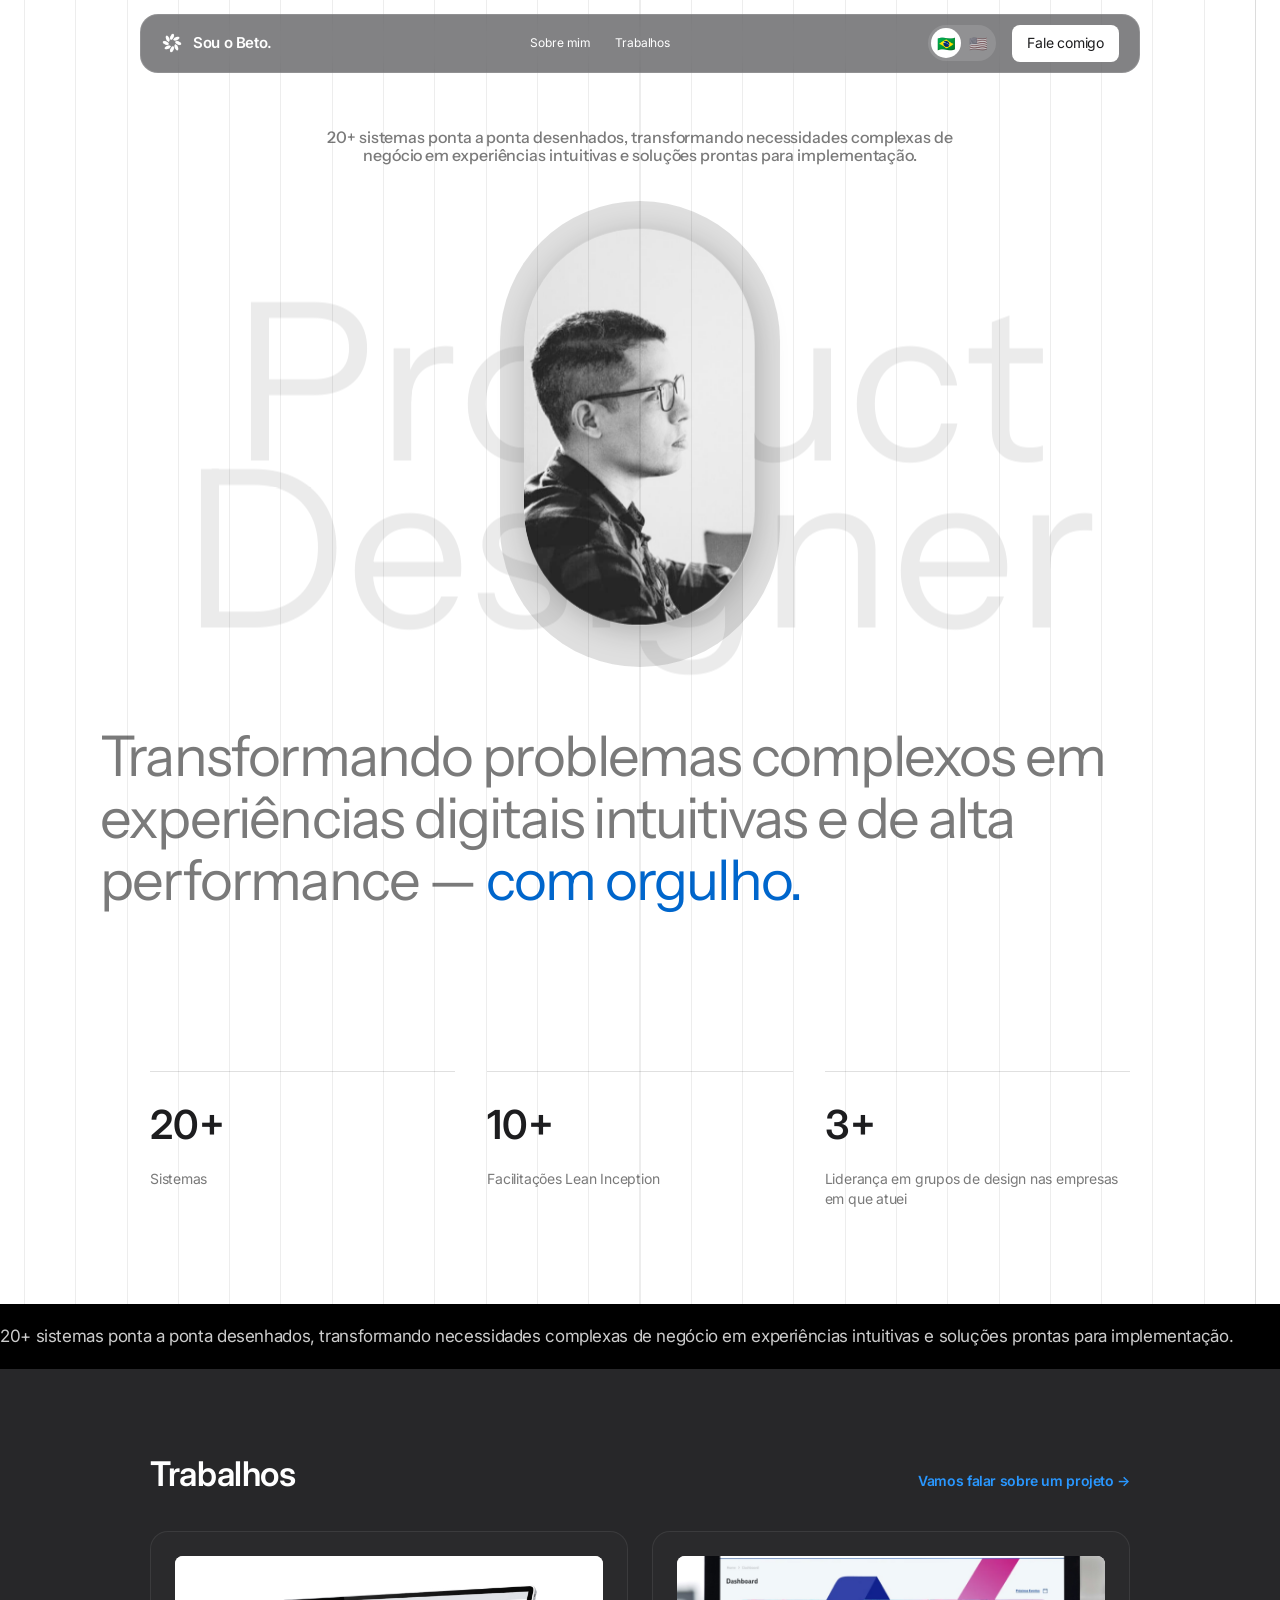
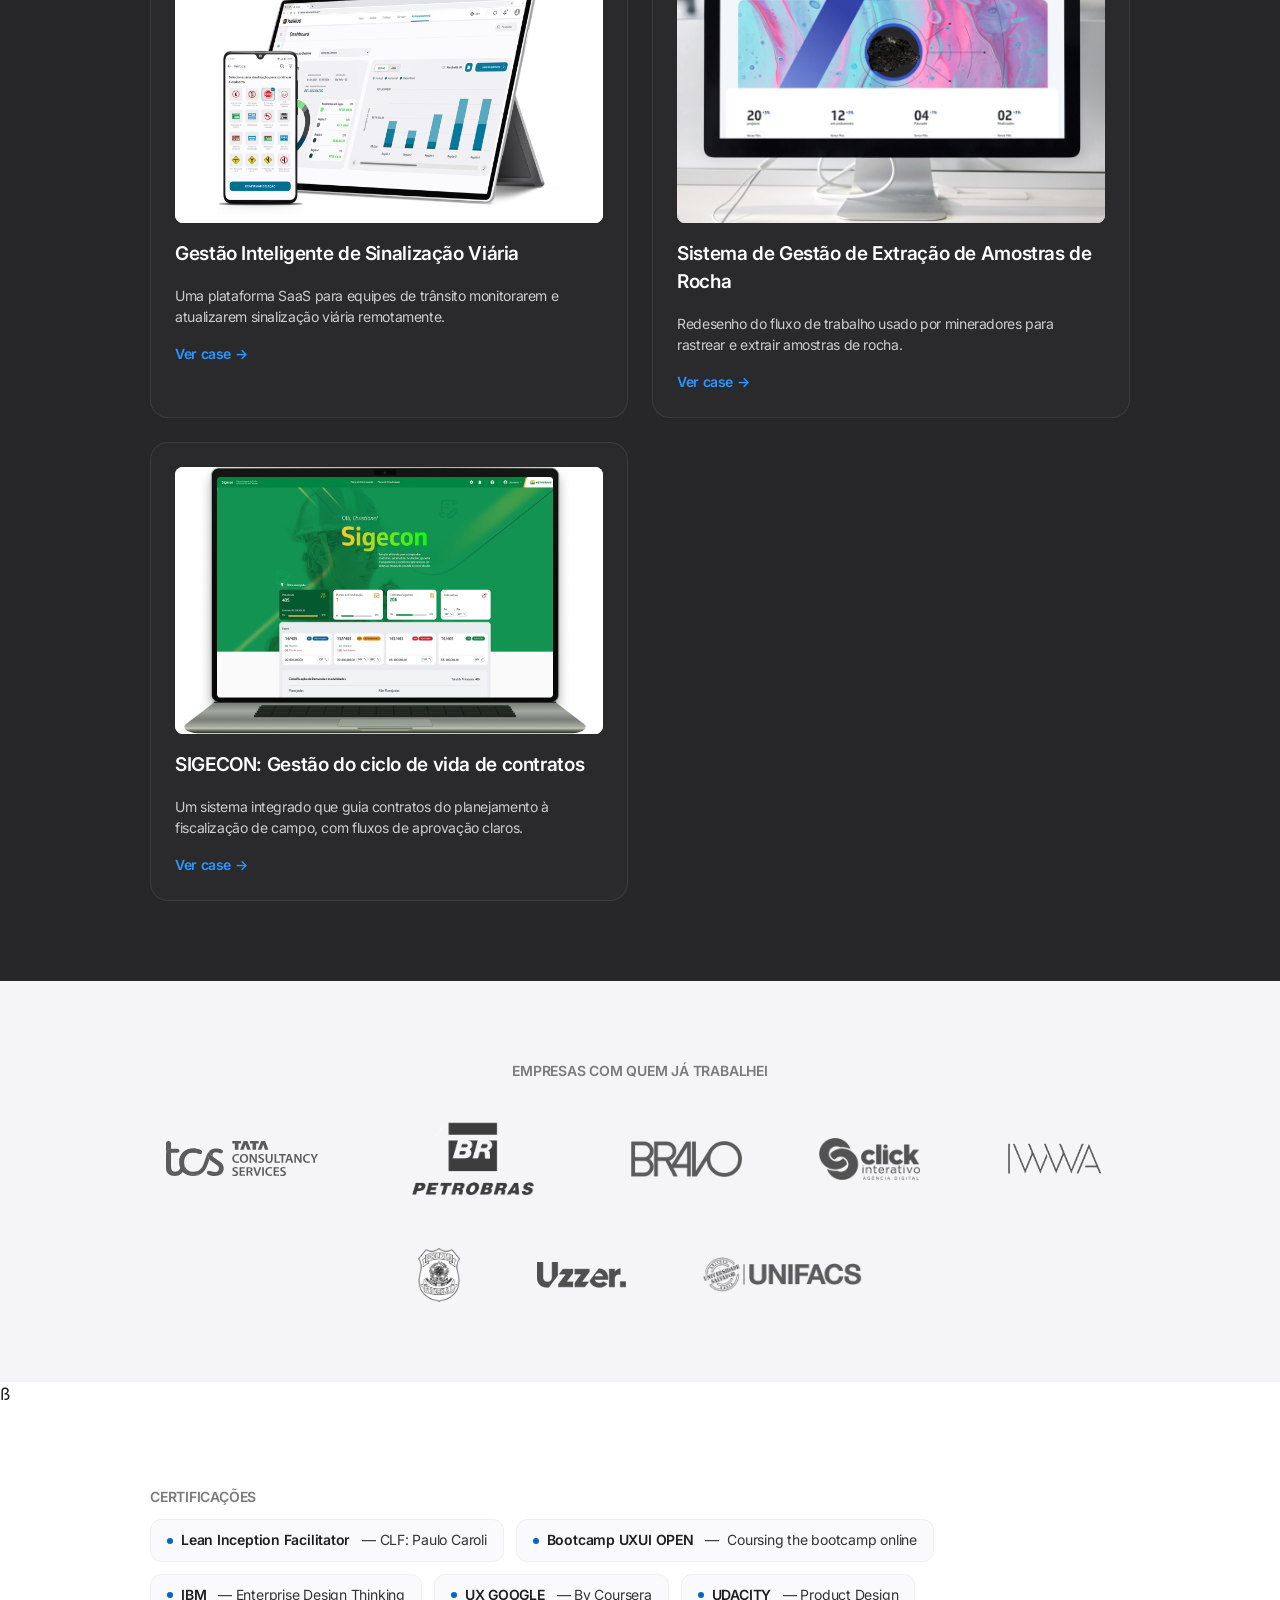
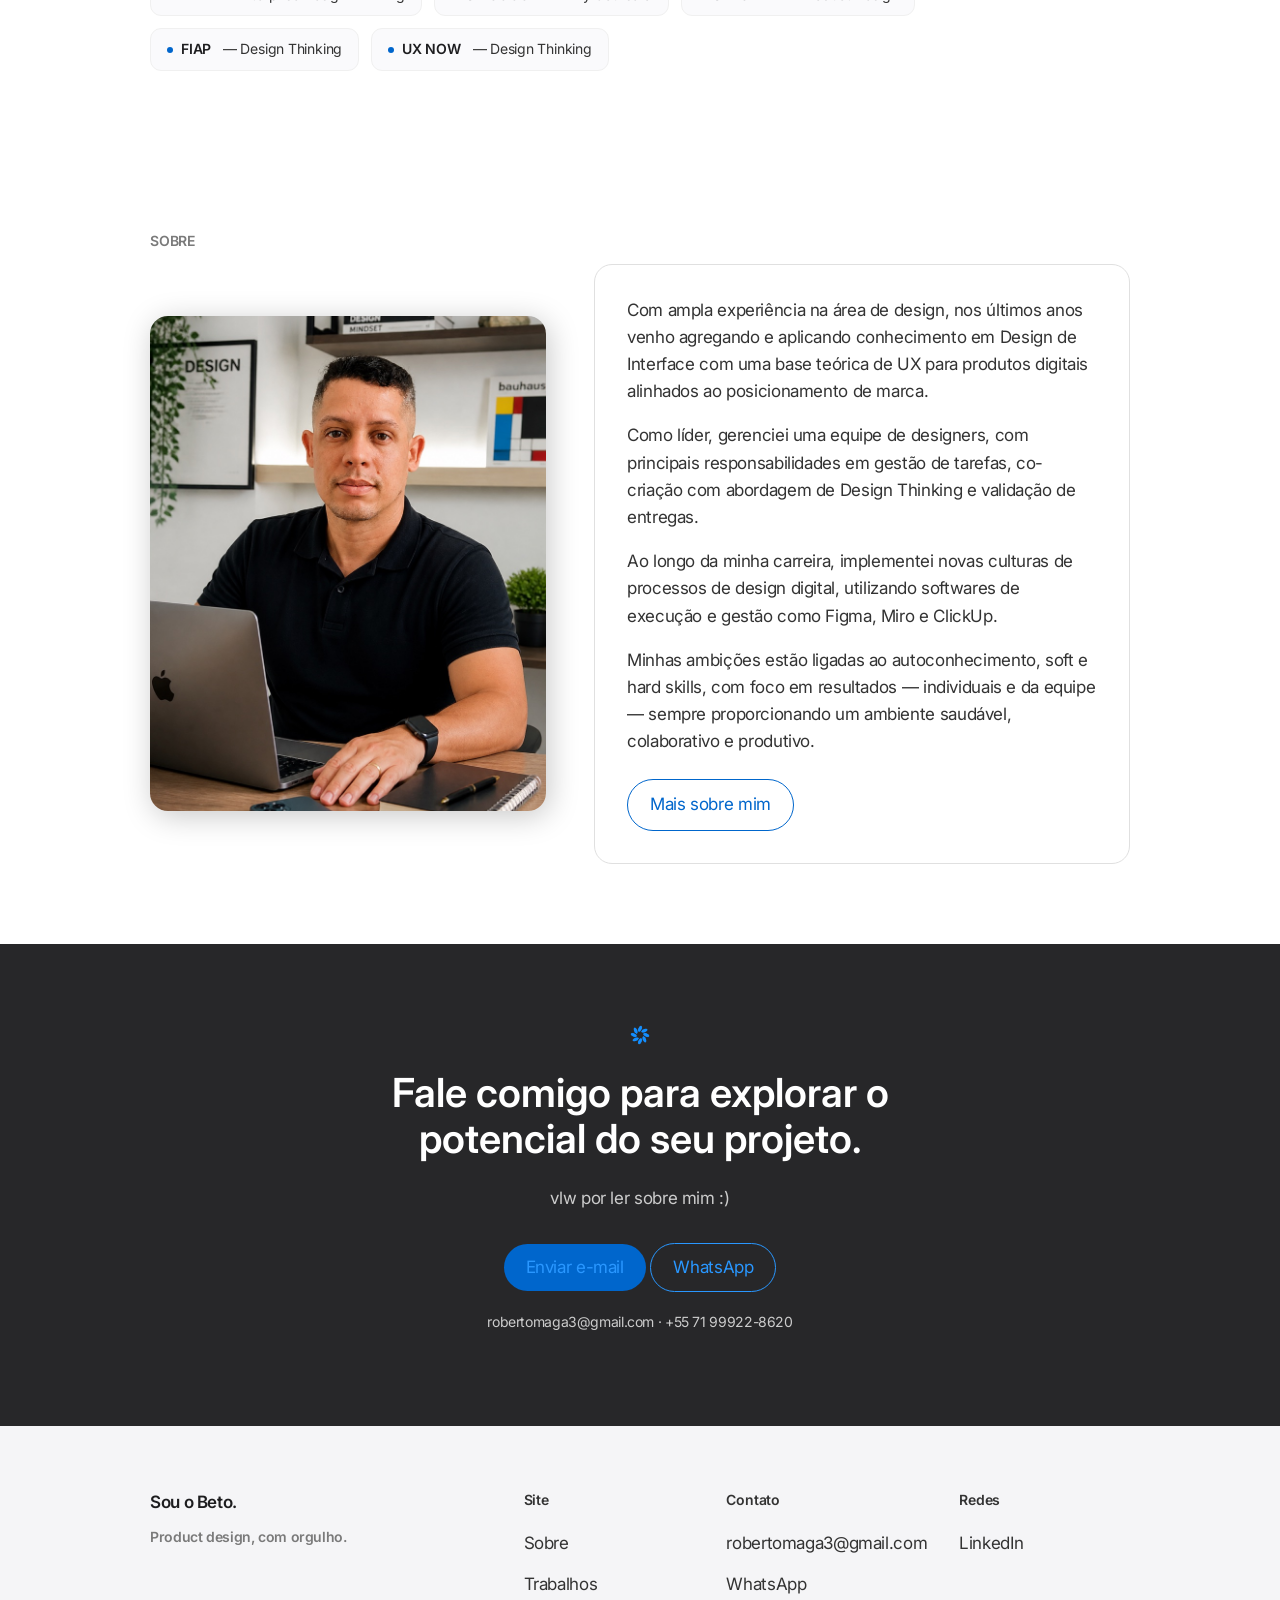
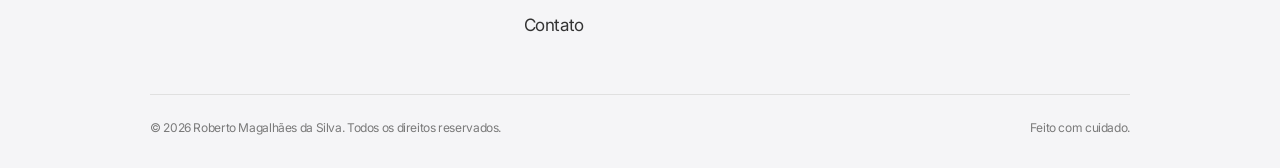
<file: index.html>
<!DOCTYPE html>
<html lang="pt-BR" data-lang="pt">
<head>
<meta charset="UTF-8">
<meta name="viewport" content="width=device-width, initial-scale=1.0">
<title>Beto — Product Designer</title>
<meta name="description" content="Beto — Product Designer. Turning complex problems into intuitive, high-performing digital experiences.">
<link rel="icon" href="assets/img_site/5b94b68947f8b548e93e77e9ae76bd9188ecc7c8.png">
<link rel="preconnect" href="https://fonts.googleapis.com">
<link rel="preconnect" href="https://fonts.gstatic.com" crossorigin>
<link href="https://fonts.googleapis.com/css2?family=Inter:wght@300;400;500;600;700&family=Instrument+Sans:wght@400;500;600&display=swap" rel="stylesheet">
<link rel="stylesheet" href="assets/styles.css">
</head>
<body>

<a class="skip-link" href="#main">Skip to content</a>

<div class="nav-wrap">
  <nav class="nav" aria-label="Primary">
    <a class="brand" href="index.html" aria-label="Beto — home">
      <img src="assets/img_site/5b94b68947f8b548e93e77e9ae76bd9188ecc7c8.png" alt="" width="22" height="22">
      <span lang="en">I'm Beto.</span>
      <span lang="pt">Sou o Beto.</span>
    </a>
    <div class="nav-links">
      <a href="about.html"><span lang="en">About me</span><span lang="pt">Sobre mim</span></a>
      <a href="#work"><span lang="en">Work</span><span lang="pt">Trabalhos</span></a>
    </div>
    <div style="display:flex;align-items:center;gap:16px;">
      <div class="lang-toggle" role="group" aria-label="Language / Idioma">
        <button type="button" data-set-lang="pt" aria-pressed="true" aria-label="Português (Brasil)" title="Português"><span aria-hidden="true">🇧🇷</span></button>
        <button type="button" data-set-lang="en" aria-pressed="false" aria-label="English" title="English"><span aria-hidden="true">🇺🇸</span></button>
      </div>
      <a class="nav-cta" href="#contact">
        <span lang="en">Talk to me</span>
        <span lang="pt">Fale comigo</span>
      </a>
    </div>
  </nav>
</div>

<main id="main">

  <!-- Hero -->
  <section class="tile tile-light hero">
    <div class="tile-inner">
      <p class="hero-subtitle">
        <span lang="en">Designed 20+ end-to-end systems, transforming complex business needs into intuitive experiences and implementation-ready design solutions.</span>
        <span lang="pt">20+ sistemas ponta a ponta desenhados, transformando necessidades complexas de negócio em experiências intuitivas e soluções prontas para implementação.</span>
      </p>
      <div class="hero-portrait-wrap">
        <span class="hero-watermark" aria-hidden="true">
          <span lang="en">Product<br>Designer</span>
          <span lang="pt">Product<br>Designer</span>
        </span>
        <div class="portrait-oval">
          <img src="assets/img_site/bc3910b3db5e815e29f5a7b4f5321cf51fef2fd6.png" alt="Beto, product designer, black and white portrait">
        </div>
      </div>
      <h1 class="hero-headline">
        <span lang="en">Turning complex problems into intuitive, high‑performing digital experiences — <span class="accent">with pride.</span></span>
        <span lang="pt">Transformando problemas complexos em experiências digitais intuitivas e de alta performance — <span class="accent">com orgulho.</span></span>
      </h1>
    </div>
  </section>

 

  <!-- Stats -->
  <section class="tile tile-light" aria-label="Highlights">
    <div class="tile-inner">
      <div class="stats-grid">
        <div class="stat">
          <p class="stat-num">20+</p>
          <p class="stat-label"><span lang="en">Systems</span><span lang="pt">Sistemas</span></p>
        </div>
        <div class="stat">
          <p class="stat-num">10+</p>
          <p class="stat-label"><span lang="en">Lean Inception</span><span lang="pt">Facilitações Lean Inception</span></p>
        </div>
        <div class="stat">
          <p class="stat-num">3+</p>
          <p class="stat-label"><span lang="en">Leadership in design groups in companies I've worked with</span><span lang="pt">Liderança em grupos de design nas empresas em que atuei</span></p>
        </div>
      </div>
    </div>
  </section>


 <!-- Marquee -->
  <div class="marquee-band">
    <div class="marquee-track" aria-hidden="true">
      <span lang="en">Designed 20+ end-to-end systems, transforming complex business needs into intuitive experiences and implementation-ready design solutions.</span>
      <span lang="en">Designed 20+ end-to-end systems, transforming complex business needs into intuitive experiences and implementation-ready design solutions.</span>
      <span lang="pt">20+ sistemas ponta a ponta desenhados, transformando necessidades complexas de negócio em experiências intuitivas e soluções prontas para implementação.</span>
      <span lang="pt">20+ sistemas ponta a ponta desenhados, transformando necessidades complexas de negócio em experiências intuitivas e soluções prontas para implementação.</span>
    </div>
    <p class="visually-hidden">
      <span lang="en">Designed 20+ end-to-end systems, transforming complex business needs into intuitive experiences and implementation-ready design solutions.</span>
      <span lang="pt">20+ sistemas ponta a ponta desenhados, transformando necessidades complexas de negócio em experiências intuitivas e soluções prontas para implementação.</span>
    </p>
  </div>


  
  <!-- Work -->
  <section class="tile tile-dark" id="work">
    <div class="tile-inner">
      <div class="section-head">
        <h2><span lang="en">Works</span><span lang="pt">Trabalhos</span></h2>
        <a class="text-link" href="#contact" style="font-size:14px;font-weight:600;">
          <span lang="en">Let's talk about a project →</span>
          <span lang="pt">Vamos falar sobre um projeto →</span>
        </a>
      </div>
      <div class="projects-grid">
        <article class="project-card">
          <a class="project-thumb-link" href="projects/intelligent-road-sign-management.html" tabindex="-1" aria-hidden="true"><div class="project-thumb">
            <img src="assets/img_site/bd43a58869181ca7f4047ee3c537fb4e34f8f828.png" alt="Hellius platform dashboard, desktop and mobile">
          </div></a>
          <h3><span lang="en">Intelligent Road Sign Management</span><span lang="pt">Gestão Inteligente de Sinalização Viária</span></h3>
          <p>
            <span lang="en">A SaaS platform for city traffic teams to monitor and update road signage remotely.</span>
            <span lang="pt">Uma plataforma SaaS para equipes de trânsito monitorarem e atualizarem sinalização viária remotamente.</span>
          </p>
          <a class="text-link" href="projects/intelligent-road-sign-management.html"><span lang="en">View case study →</span><span lang="pt">Ver case →</span></a>
        </article>
        <article class="project-card">
          <a class="project-thumb-link" href="projects/rock-sample-extraction-management-system.html" tabindex="-1" aria-hidden="true"><div class="project-thumb">
            <img src="assets/img_site/3ab08728e2af83ef7c35d7bcea88583c39f7a173.png" alt="Extract dashboard on desktop monitor">
          </div></a>
          <h3><span lang="en">Rock Sample Extraction Management System</span><span lang="pt">Sistema de Gestão de Extração de Amostras de Rocha</span></h3>
          <p>
            <span lang="en">Redesigned the workflow miners use to track and extract stone samples.</span>
            <span lang="pt">Redesenho do fluxo de trabalho usado por mineradores para rastrear e extrair amostras de rocha.</span>
          </p>
          <a class="text-link" href="projects/rock-sample-extraction-management-system.html"><span lang="en">View case study →</span><span lang="pt">Ver case →</span></a>
        </article>
        <article class="project-card">
          <a class="project-thumb-link" href="projects/sigecon-contract-management.html" tabindex="-1" aria-hidden="true"><div class="project-thumb">
            <img src="assets/img_site/project-sigecon/miniatura-project-sigecon.jpg" alt="SIGECON contracting plan screen">
          </div></a>
          <h3><span lang="en">SIGECON: Contract lifecycle management</span><span lang="pt">SIGECON: Gestão do ciclo de vida de contratos</span></h3>
          <p>
            <span lang="en">An integrated system that guides contracts from planning to field inspection, with clear approval flows.</span>
            <span lang="pt">Um sistema integrado que guia contratos do planejamento à fiscalização de campo, com fluxos de aprovação claros.</span>
          </p>
          <a class="text-link" href="projects/sigecon-contract-management.html"><span lang="en">View case study →</span><span lang="pt">Ver case →</span></a>
        </article>
      </div>
    </div>
  </section>

  <!-- Companies -->
  <section class="tile tile-parchment companies-strip">
    <div class="tile-inner">
      <p class="eyebrow"><span lang="en">Companies I've worked with</span><span lang="pt">Empresas com quem já trabalhei</span></p>
      <div class="companies-row">
        <img src="assets/img_site/1eda72eb47763afda7dd1ae7b45ea1de6272b2cd.svg" alt="TCS" loading="lazy" width="152" height="36">
        <img src="assets/img_site/petro-bras-logo.png" alt="Petrobras" loading="lazy" width="160" height="auto">
        <img src="assets/img_site/80cd6f7824624f410f309f4ee55f9f1d4ba19674.png" alt="Bravo" loading="lazy" width="110" height="36">
        <img src="assets/img_site/c8760d24208e25596ec128fb980af4e7e433698e.png" alt="Click Interativo" loading="lazy" width="101" height="42">
        <img src="assets/img_site/b708943ce6888c171bda30ee9d942da5ebe1d97d.png" alt="IWWA" loading="lazy" width="118" height="41">
        <img src="assets/img_site/logo-poliica-federal.png" alt="Poliica-federal" loading="lazy" width="auto" height="54">
        <img src="assets/img_site/uzzer.png" alt="Uzzer" loading="lazy" width="110" height="auto">
        <img src="assets/img_site/logo-unifacs-largo-1.png" alt="Universidade Salvador - UNIFACS" loading="lazy" width="152" height="auto">
        
      </div>
    </div>
  </section>
ß
  <!-- Certifications -->
  <section class="tile tile-light">
    <div class="tile-inner">
      <p class="eyebrow"><span lang="en">Certifications</span><span lang="pt">Certificações</span></p>
      <div class="cert-row">
        <span class="cert-chip"><span class="dot"></span><strong>Lean Inception Facilitator</strong>&nbsp;— CLF: Paulo Caroli</span>
        <span class="cert-chip"><span class="dot"></span><strong>Bootcamp UXUI OPEN</strong>&nbsp;— <span lang="en">Coursing the bootcamp online</span><span lang="pt">Coursing the bootcamp online</span></span>
        <span class="cert-chip"><span class="dot"></span><strong>IBM</strong>&nbsp;— Enterprise Design Thinking</span>
        <span class="cert-chip"><span class="dot"></span><strong>UX GOOGLE</strong>&nbsp;— By Coursera</span>
        <span class="cert-chip"><span class="dot"></span><strong>UDACITY</strong>&nbsp;— Product Design</span>
        <span class="cert-chip"><span class="dot"></span><strong>FIAP</strong>&nbsp;— Design Thinking</span>
        <span class="cert-chip"><span class="dot"></span><strong>UX NOW</strong>&nbsp;— Design Thinking</span>
      </div>
    </div>
  </section>

  <!-- Bio -->
  <section class="tile tile-light" id="about">
    <div class="tile-inner">
      <p class="eyebrow"><span lang="en">About</span><span lang="pt">Sobre</span></p>
      <div class="bio-grid">
        <div class="bio-photo">
          <img src="assets/img_site/4f5923440aba11b31031e52642b008e58e068418.jpg" alt="Beto working at his desk">
        </div>
        <div class="bio-card">
          <p>
            <span lang="en">With extensive experience in the design field, over the last few years I have been adding and applying knowledge in Interface Design with a theoretical foundation of UX for digital products aligned with brand positioning.</span>
            <span lang="pt">Com ampla experiência na área de design, nos últimos anos venho agregando e aplicando conhecimento em Design de Interface com uma base teórica de UX para produtos digitais alinhados ao posicionamento de marca.</span>
          </p>
          <p>
            <span lang="en">As a leader, I managed a team of designers, with my main responsibilities being task management, co-creating with a Design Thinking approach, and validating deliverables.</span>
            <span lang="pt">Como líder, gerenciei uma equipe de designers, com principais responsabilidades em gestão de tarefas, co-criação com abordagem de Design Thinking e validação de entregas.</span>
          </p>
          <p>
            <span lang="en">Throughout my career, I have implemented new cultures of digital design processes, using execution and management software such as Figma, Miro, and ClickUp.</span>
            <span lang="pt">Ao longo da minha carreira, implementei novas culturas de processos de design digital, utilizando softwares de execução e gestão como Figma, Miro e ClickUp.</span>
          </p>
          <p>
            <span lang="en">My ambitions are linked to self-awareness, soft and hard skills, with a focus on results — both individually and for the team — always providing a healthy, collaborative, and productive environment.</span>
            <span lang="pt">Minhas ambições estão ligadas ao autoconhecimento, soft e hard skills, com foco em resultados — individuais e da equipe — sempre proporcionando um ambiente saudável, colaborativo e produtivo.</span>
          </p>
          <p style="margin-top:var(--sp-lg);">
            <a class="btn-secondary" href="about.html"><span lang="en">More about me</span><span lang="pt">Mais sobre mim</span></a>
          </p>
        </div>
      </div>
    </div>
  </section>

  <!-- Closing -->
  <section class="tile tile-dark closing" id="contact">
    <div class="tile-inner">
      <img class="mark" src="assets/img_site/5b94b68947f8b548e93e77e9ae76bd9188ecc7c8.png" alt="" width="22" height="22" style="filter:invert(60%) sepia(90%) saturate(2000%) hue-rotate(190deg);">
      <h2>
        <span lang="en">Connect with us to explore your project's potential.</span>
        <span lang="pt">Fale comigo para explorar o potencial do seu projeto.</span>
      </h2>
      <p class="signoff">
        <span lang="en">tks to read about me :)</span>
        <span lang="pt">vlw por ler sobre mim :)</span>
      </p>
      <div class="hero-actions" style="justify-content:center;">
        <a class="btn-primary" href="mailto:robertomaga3@gmail.com">
          <span lang="en">Email me</span>
          <span lang="pt">Enviar e-mail</span>
        </a>
        <a class="btn-secondary" href="https://wa.me/5571999228620" target="_blank" rel="noopener">
          <span lang="en">WhatsApp</span>
          <span lang="pt">WhatsApp</span>
        </a>
      </div>
      <p style="margin-top:20px;font-size:14px;color:var(--color-body-muted);">
        robertomaga3@gmail.com · +55 71 99922-8620
      </p>
    </div>
  </section>

</main>

<footer>
  <div class="footer-inner">
    <div class="footer-grid">
      <div class="footer-brand">
        <span lang="en">I'm Beto.</span><span lang="pt">Sou o Beto.</span>
        <p><span lang="en">Product design, with pride.</span><span lang="pt">Product design, com orgulho.</span></p>
      </div>
      <div class="footer-col">
        <h4><span lang="en">Site</span><span lang="pt">Site</span></h4>
        <ul>
          <li><a href="about.html"><span lang="en">About</span><span lang="pt">Sobre</span></a></li>
          <li><a href="#work"><span lang="en">Work</span><span lang="pt">Trabalhos</span></a></li>
          <li><a href="#contact"><span lang="en">Contact</span><span lang="pt">Contato</span></a></li>
        </ul>
      </div>
      <div class="footer-col">
        <h4><span lang="en">Contact</span><span lang="pt">Contato</span></h4>
        <ul>
          <li><a href="mailto:robertomaga3@gmail.com">robertomaga3@gmail.com</a></li>
          <li><a href="https://wa.me/5571999228620" target="_blank" rel="noopener">WhatsApp</a></li>
        </ul>
      </div>
      <div class="footer-col">
        <h4><span lang="en">Social</span><span lang="pt">Redes</span></h4>
        <ul>
          <li><a href="https://www.linkedin.com/in/robertodesigner/" target="_blank" rel="noopener">LinkedIn</a></li>
        </ul>
      </div>
    </div>
    <div class="legal">
      <span>© <span id="year">2026</span> Roberto Magalhães da Silva. <span lang="en">All rights reserved.</span><span lang="pt">Todos os direitos reservados.</span></span>
      <span><span lang="en">Made with care.</span><span lang="pt">Feito com cuidado.</span></span>
    </div>
  </div>
</footer>

<script src="assets/i18n.js"></script>
<script src="assets/hero-fx.js"></script>

</body>
</html>
</file>
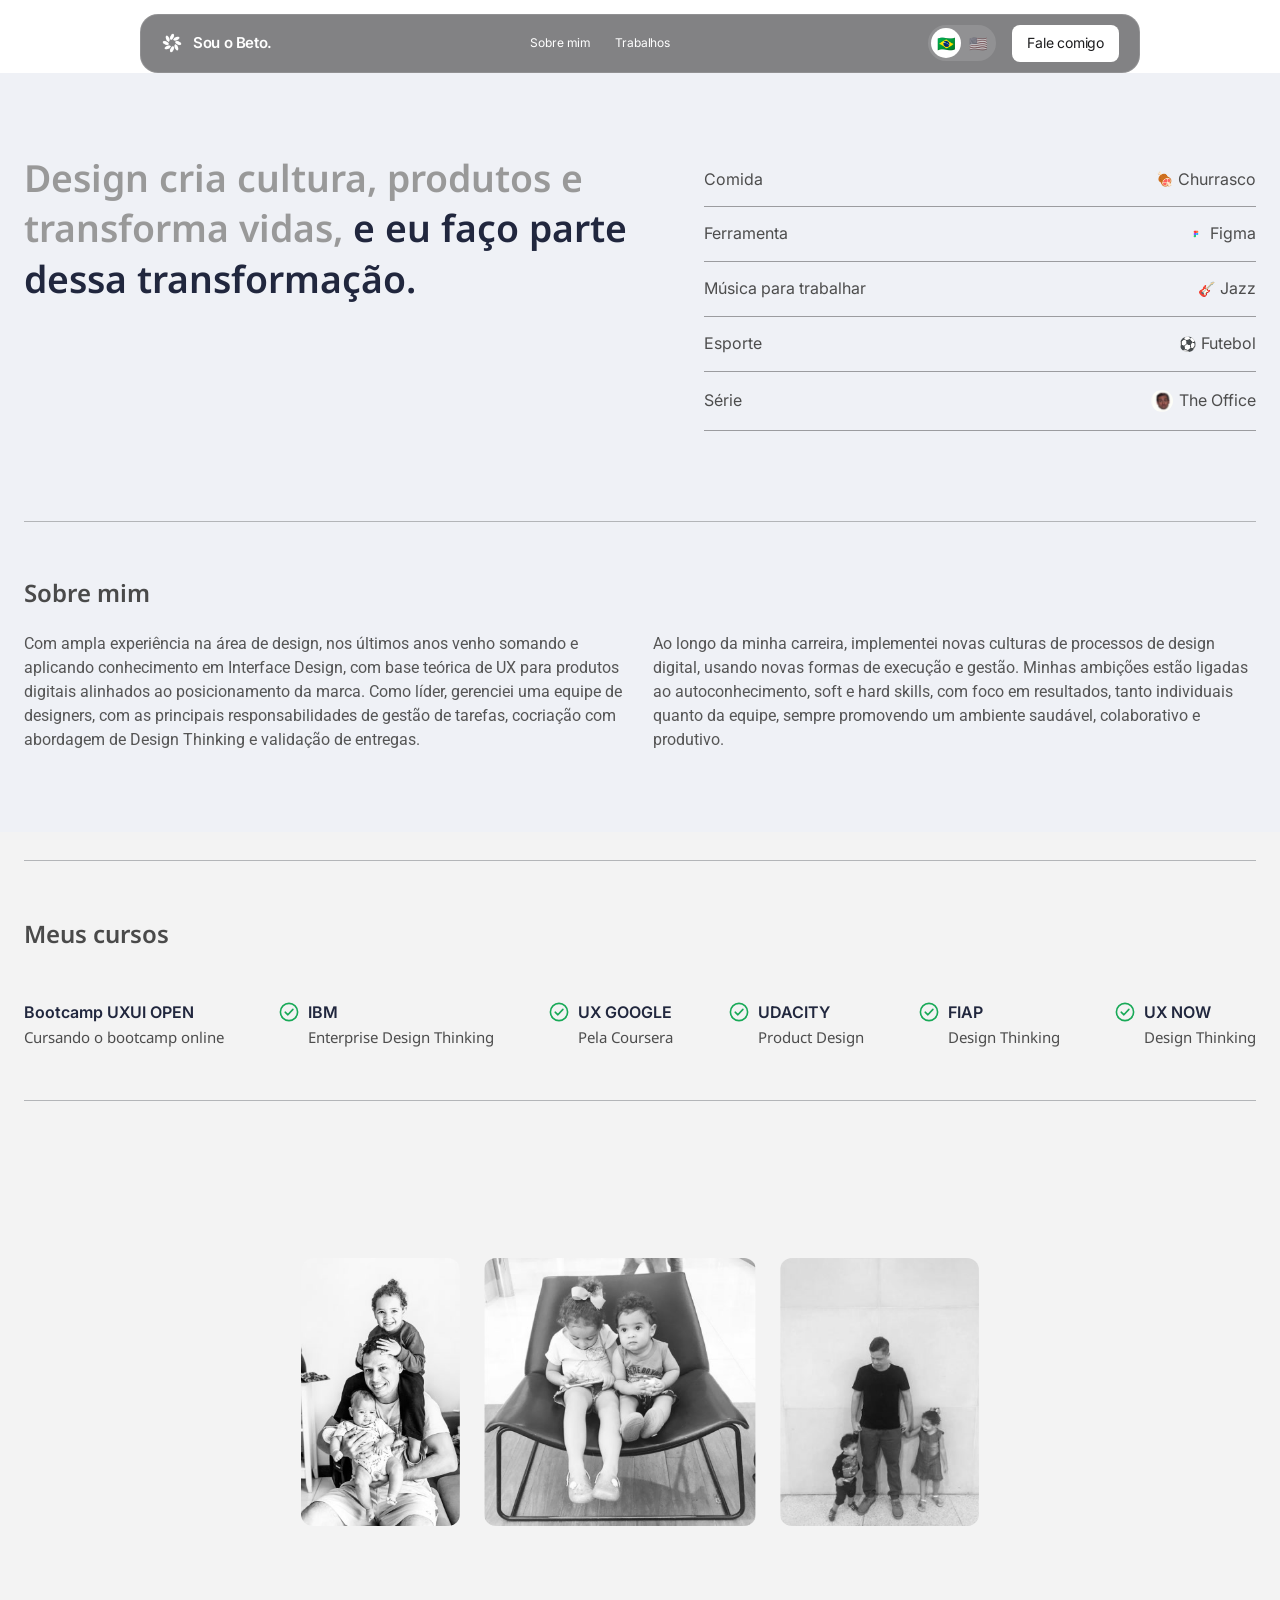
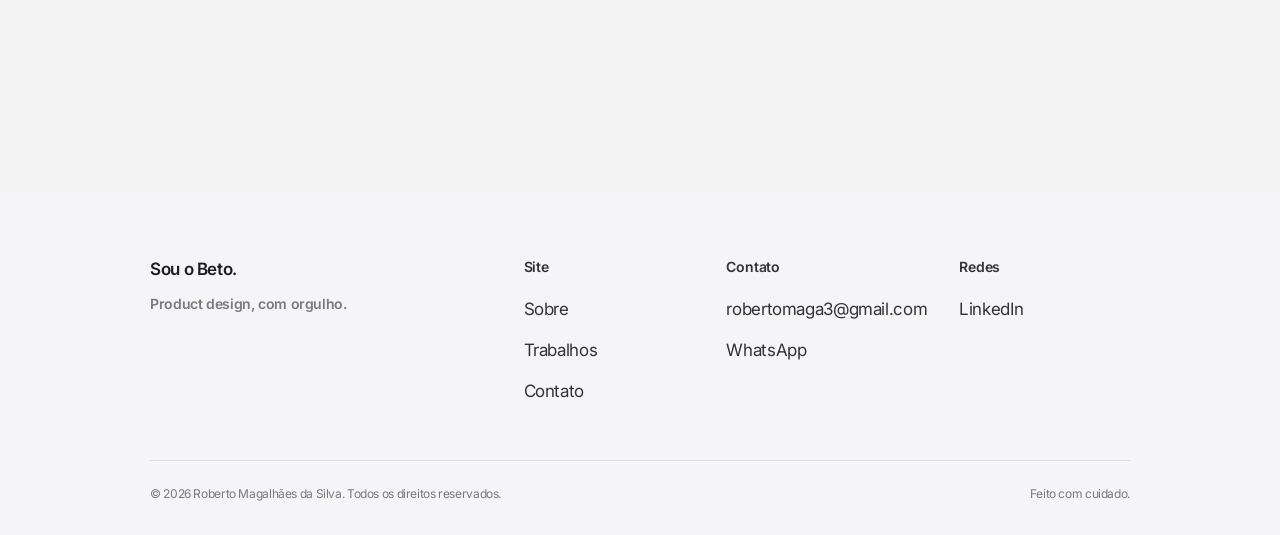
<file: about.html>
<!DOCTYPE html>
<html lang="pt-BR" data-lang="pt">
<head>
<meta charset="UTF-8">
<meta name="viewport" content="width=device-width, initial-scale=1.0">
<title>About — Beto</title>
<meta name="description" content="About Beto — Product Designer. Skills, fun facts and certifications.">
<link rel="icon" href="assets/img_site/5b94b68947f8b548e93e77e9ae76bd9188ecc7c8.png">
<link rel="preconnect" href="https://fonts.googleapis.com">
<link rel="preconnect" href="https://fonts.gstatic.com" crossorigin>
<link href="https://fonts.googleapis.com/css2?family=Inter:wght@300;400;500;600;700&family=Noto+Sans:wght@400;600&family=Roboto:wght@400&display=swap" rel="stylesheet">
<link rel="stylesheet" href="assets/styles.css">
<style>
/* ===== About — test version, built from the Figma reference (1920px frame) ===== */
.ab{--ab-gray:#999999;--ab-navy:#21273e;--ab-text:#4d4d4d;--ab-body:#555;--ab-line:#b3b5b8;--ab-wrap:min(1376px,100% - 48px);color:var(--ab-text)}
.ab-wrap{width:var(--ab-wrap);margin:0 auto}
.ab-top{background:#eff1f6;padding:clamp(48px,6.25vw,120px) 0 clamp(56px,6.3vw,121px)}
.ab-rule{border:0;height:1px;background:var(--ab-line);margin:0}
.ab-hero{display:grid;grid-template-columns:minmax(0,1fr) minmax(0,552px);column-gap:35px;align-items:start;padding-bottom:clamp(56px,7.1vw,136px)}
.ab-hero h1{margin:0;font-family:"Noto Sans",var(--font-text);font-weight:600;font-size:clamp(32px,2.917vw,56px);line-height:1.357;letter-spacing:0;color:var(--ab-navy)}
.ab-hero h1 .g{color:var(--ab-gray)}
.ab-facts{list-style:none;margin:0;padding:0}
.ab-facts li{display:flex;justify-content:space-between;align-items:center;gap:16px;min-height:55px;border-bottom:1px solid #9b9c9f;font-family:Inter,var(--font-text);font-size:16px;line-height:1.3;letter-spacing:0;color:var(--ab-text)}
.ab-facts li:first-child{min-height:54px}.ab-facts li:last-child{min-height:59px}
.ab-facts .v{display:inline-flex;align-items:center;gap:6px;text-align:right}
.ab-facts .ic{width:16px;height:16px;display:inline-flex;align-items:center;justify-content:center;font-size:14px;line-height:1}
.ab-facts .ic img{width:14px;height:14px;object-fit:contain}.ab-facts .av{width:22px;height:22px;border-radius:50%;object-fit:cover}
.ab-sec h2{margin:0;font-family:"Noto Sans",var(--font-text);font-weight:600;font-size:clamp(24px,1.56vw,30px);line-height:1.3;letter-spacing:0;color:#4a4a4a}
.ab-about{padding-top:clamp(40px,4.3vw,83px)}
.ab-about .cols{display:grid;grid-template-columns:repeat(2,minmax(0,1fr));column-gap:clamp(24px,2.1vw,40px);margin-top:clamp(20px,1.8vw,35px)}
.ab-about p{margin:0;font-family:Roboto,Inter,sans-serif;font-size:16px;line-height:24px;letter-spacing:0;color:var(--ab-body)}
.ab-bottom{background:#f3f3f3;padding-top:clamp(24px,2.2vw,42px);padding-bottom:clamp(80px,20.8vw,399px)}
.ab-courses{padding-top:clamp(40px,4.4vw,85px);padding-bottom:clamp(40px,4vw,77px)}
.ab-courses .row{display:flex;justify-content:space-between;align-items:flex-start;gap:24px 20px;margin-top:clamp(32px,4vw,78px)}
.ab-course{display:flex;align-items:flex-start;gap:9px}
.ab-course .ck{flex:none;width:20px;height:20px;margin-top:2px}
.ab-course b{display:block;font-family:Inter,var(--font-text);font-weight:600;font-size:16px;line-height:24px;letter-spacing:0;color:var(--ab-navy)}
.ab-course span.d{display:block;font-family:"Noto Sans",var(--font-text);font-size:15px;line-height:24px;letter-spacing:0;color:var(--ab-text);margin-top:1px}
.ab-photos{display:flex;justify-content:center;align-items:flex-start;gap:24px;margin-top:clamp(64px,12.2vw,235px)}
.ab-photos img{display:block;height:clamp(240px,21vw,404px);width:auto;border-radius:12px;object-fit:cover}
.ab-photos img:nth-child(1){aspect-ratio:239/404}.ab-photos img:nth-child(2){aspect-ratio:409/404}.ab-photos img:nth-child(3){aspect-ratio:298/404}
/* tablets / small laptops */
@media (max-width:1100px){
  .ab-courses .row{flex-wrap:wrap;justify-content:flex-start;column-gap:40px}
  .ab-photos{gap:16px}
}
/* mobile: everything becomes one vertical column */
@media (max-width:820px){
  .ab-hero{grid-template-columns:1fr;row-gap:36px}
  .ab-facts li{min-height:52px}
  .ab-about .cols{grid-template-columns:1fr;row-gap:20px}
  .ab-courses .row{flex-direction:column;gap:22px}
  .ab-photos{flex-direction:column;align-items:stretch;gap:16px}
  .ab-photos img{width:100%;max-width:560px;height:auto;margin-inline:auto}
  .ab-photos img:nth-child(1){aspect-ratio:4/5;object-position:center 30%}
  .ab-photos img:nth-child(2){aspect-ratio:4/3.4}
  .ab-photos img:nth-child(3){aspect-ratio:4/5;object-position:center 30%}
  .ab-bottom{padding-bottom:72px}
}
</style>
</head>
<body>

<a class="skip-link" href="#main">Skip to content</a>

<div class="nav-wrap">
  <nav class="nav" aria-label="Primary">
    <a class="brand" href="index.html" aria-label="Beto — home">
      <img src="assets/img_site/5b94b68947f8b548e93e77e9ae76bd9188ecc7c8.png" alt="" width="22" height="22">
      <span lang="en">I'm Beto.</span>
      <span lang="pt">Sou o Beto.</span>
    </a>
    <div class="nav-links">
      <a href="about.html"><span lang="en">About me</span><span lang="pt">Sobre mim</span></a>
      <a href="index.html#work"><span lang="en">Work</span><span lang="pt">Trabalhos</span></a>
    </div>
    <div style="display:flex;align-items:center;gap:16px;">
      <div class="lang-toggle" role="group" aria-label="Language / Idioma">
        <button type="button" data-set-lang="pt" aria-pressed="true" aria-label="Português (Brasil)" title="Português"><span aria-hidden="true">🇧🇷</span></button>
        <button type="button" data-set-lang="en" aria-pressed="false" aria-label="English" title="English"><span aria-hidden="true">🇺🇸</span></button>
      </div>
      <a class="nav-cta" href="index.html#contact">
        <span lang="en">Talk to me</span>
        <span lang="pt">Fale comigo</span>
      </a>
    </div>
  </nav>
</div>

<main id="main" class="ab">

  <div class="ab-top">
    <div class="ab-wrap">
      <section class="ab-hero">
        <h1>
          <span lang="en"><span class="g">Design creates culture, products, and transforms lives,</span> and I am a part of this transformation.</span>
          <span lang="pt"><span class="g">Design cria cultura, produtos e transforma vidas,</span> e eu faço parte dessa transformação.</span>
        </h1>
        <ul class="ab-facts">
          <li><span><span lang="en">Food</span><span lang="pt">Comida</span></span><span class="v"><span class="ic" aria-hidden="true">🍖</span><span><span lang="en">Barbecue</span><span lang="pt">Churrasco</span></span></span></li>
          <li><span><span lang="en">Tool</span><span lang="pt">Ferramenta</span></span><span class="v"><span class="ic" aria-hidden="true"><img src="Figma Brand Assets/Figma Icon (Full-color)/Figma Icon (Full-color).svg" alt=""></span>Figma</span></li>
          <li><span><span lang="en">Work music</span><span lang="pt">Música para trabalhar</span></span><span class="v"><span class="ic" aria-hidden="true">🎸</span>Jazz</span></li>
          <li><span><span lang="en">Sport</span><span lang="pt">Esporte</span></span><span class="v"><span class="ic" aria-hidden="true">⚽</span><span><span lang="en">Soccer</span><span lang="pt">Futebol</span></span></span></li>
          <li><span><span lang="en">Serie</span><span lang="pt">Série</span></span><span class="v"><img class="av" src="assets/img_site/about/avatar.png" alt="">The Office</span></li>
        </ul>
      </section>
      <hr class="ab-rule">
      <section class="ab-sec ab-about" aria-labelledby="ab-h-about">
        <h2 id="ab-h-about"><span lang="en">About me</span><span lang="pt">Sobre mim</span></h2>
        <div class="cols">
          <p>
            <span lang="en">With extensive experience in the design field, over the last few years, I have been adding and applying knowledge in Interface Design with a theoretical foundation of UX for digital products aligned with brand positioning. As a leader, I managed a team of designers, with my main responsibilities being task management, co-creating with a Design Thinking approach, and validating deliverables.</span>
            <span lang="pt">Com ampla experiência na área de design, nos últimos anos venho somando e aplicando conhecimento em Interface Design, com base teórica de UX para produtos digitais alinhados ao posicionamento da marca. Como líder, gerenciei uma equipe de designers, com as principais responsabilidades de gestão de tarefas, cocriação com abordagem de Design Thinking e validação de entregas.</span>
          </p>
          <p>
            <span lang="en">Throughout my career, I have implemented new cultures of digital design processes, using new execution and management. My ambitions are linked to self-awareness, soft and hard skills, with a focus on results, both individually and for the team, always providing a healthy, collaborative, and productive environment.</span>
            <span lang="pt">Ao longo da minha carreira, implementei novas culturas de processos de design digital, usando novas formas de execução e gestão. Minhas ambições estão ligadas ao autoconhecimento, soft e hard skills, com foco em resultados, tanto individuais quanto da equipe, sempre promovendo um ambiente saudável, colaborativo e produtivo.</span>
          </p>
        </div>
      </section>
    </div>
  </div>

  <div class="ab-bottom">
    <div class="ab-wrap">
      <hr class="ab-rule">
      <section class="ab-sec ab-courses" aria-labelledby="ab-h-courses">
        <h2 id="ab-h-courses"><span lang="en">My courses</span><span lang="pt">Meus cursos</span></h2>
        <div class="row">
          <div class="ab-course"><div><b>Bootcamp UXUI OPEN</b><span class="d"><span lang="en">Coursing the bootcamp online</span><span lang="pt">Cursando o bootcamp online</span></span></div></div>
          <div class="ab-course"><svg class="ck" viewBox="0 0 20 20" fill="none" aria-hidden="true"><circle cx="10" cy="10" r="8.6" stroke="#18a957" stroke-width="1.6"/><path d="M6.2 10.2l2.7 2.6 5-5.4" stroke="#18a957" stroke-width="1.6" stroke-linecap="round" stroke-linejoin="round"/></svg><div><b>IBM</b><span class="d">Enterprise Design Thinking</span></div></div>
          <div class="ab-course"><svg class="ck" viewBox="0 0 20 20" fill="none" aria-hidden="true"><circle cx="10" cy="10" r="8.6" stroke="#18a957" stroke-width="1.6"/><path d="M6.2 10.2l2.7 2.6 5-5.4" stroke="#18a957" stroke-width="1.6" stroke-linecap="round" stroke-linejoin="round"/></svg><div><b>UX GOOGLE</b><span class="d"><span lang="en">By Coursera</span><span lang="pt">Pela Coursera</span></span></div></div>
          <div class="ab-course"><svg class="ck" viewBox="0 0 20 20" fill="none" aria-hidden="true"><circle cx="10" cy="10" r="8.6" stroke="#18a957" stroke-width="1.6"/><path d="M6.2 10.2l2.7 2.6 5-5.4" stroke="#18a957" stroke-width="1.6" stroke-linecap="round" stroke-linejoin="round"/></svg><div><b>UDACITY</b><span class="d">Product Design</span></div></div>
          <div class="ab-course"><svg class="ck" viewBox="0 0 20 20" fill="none" aria-hidden="true"><circle cx="10" cy="10" r="8.6" stroke="#18a957" stroke-width="1.6"/><path d="M6.2 10.2l2.7 2.6 5-5.4" stroke="#18a957" stroke-width="1.6" stroke-linecap="round" stroke-linejoin="round"/></svg><div><b>FIAP</b><span class="d">Design Thinking</span></div></div>
          <div class="ab-course"><svg class="ck" viewBox="0 0 20 20" fill="none" aria-hidden="true"><circle cx="10" cy="10" r="8.6" stroke="#18a957" stroke-width="1.6"/><path d="M6.2 10.2l2.7 2.6 5-5.4" stroke="#18a957" stroke-width="1.6" stroke-linecap="round" stroke-linejoin="round"/></svg><div><b>UX NOW</b><span class="d">Design Thinking</span></div></div>
        </div>
      </section>
      <hr class="ab-rule">
      <div class="ab-photos">
        <img src="assets/img_site/about/photo-1.jpg" alt="Beto smiling with his children, black and white photo">
        <img src="assets/img_site/about/photo-2.jpg" alt="Two small children sitting in a modern chair, black and white photo">
        <img src="assets/img_site/about/photo-3.jpg" alt="Beto holding hands with his two children by a wall, black and white photo">
      </div>
    </div>
  </div>

</main>

<footer>
  <div class="footer-inner">
    <div class="footer-grid">
      <div class="footer-brand">
        <span lang="en">I'm Beto.</span><span lang="pt">Sou o Beto.</span>
        <p><span lang="en">Product design, with pride.</span><span lang="pt">Product design, com orgulho.</span></p>
      </div>
      <div class="footer-col">
        <h4><span lang="en">Site</span><span lang="pt">Site</span></h4>
        <ul>
          <li><a href="about.html"><span lang="en">About</span><span lang="pt">Sobre</span></a></li>
          <li><a href="index.html#work"><span lang="en">Work</span><span lang="pt">Trabalhos</span></a></li>
          <li><a href="index.html#contact"><span lang="en">Contact</span><span lang="pt">Contato</span></a></li>
        </ul>
      </div>
      <div class="footer-col">
        <h4><span lang="en">Contact</span><span lang="pt">Contato</span></h4>
        <ul>
          <li><a href="mailto:robertomaga3@gmail.com">robertomaga3@gmail.com</a></li>
          <li><a href="https://wa.me/5571999228620" target="_blank" rel="noopener">WhatsApp</a></li>
        </ul>
      </div>
      <div class="footer-col">
        <h4><span lang="en">Social</span><span lang="pt">Redes</span></h4>
        <ul>
          <li><a href="https://www.linkedin.com/in/robertodesigner/" target="_blank" rel="noopener">LinkedIn</a></li>
        </ul>
      </div>
    </div>
    <div class="legal">
      <span>© <span id="year">2026</span> Roberto Magalhães da Silva. <span lang="en">All rights reserved.</span><span lang="pt">Todos os direitos reservados.</span></span>
      <span><span lang="en">Made with care.</span><span lang="pt">Feito com cuidado.</span></span>
    </div>
  </div>
</footer>

<script src="assets/i18n.js"></script>

</body>
</html>
</file>
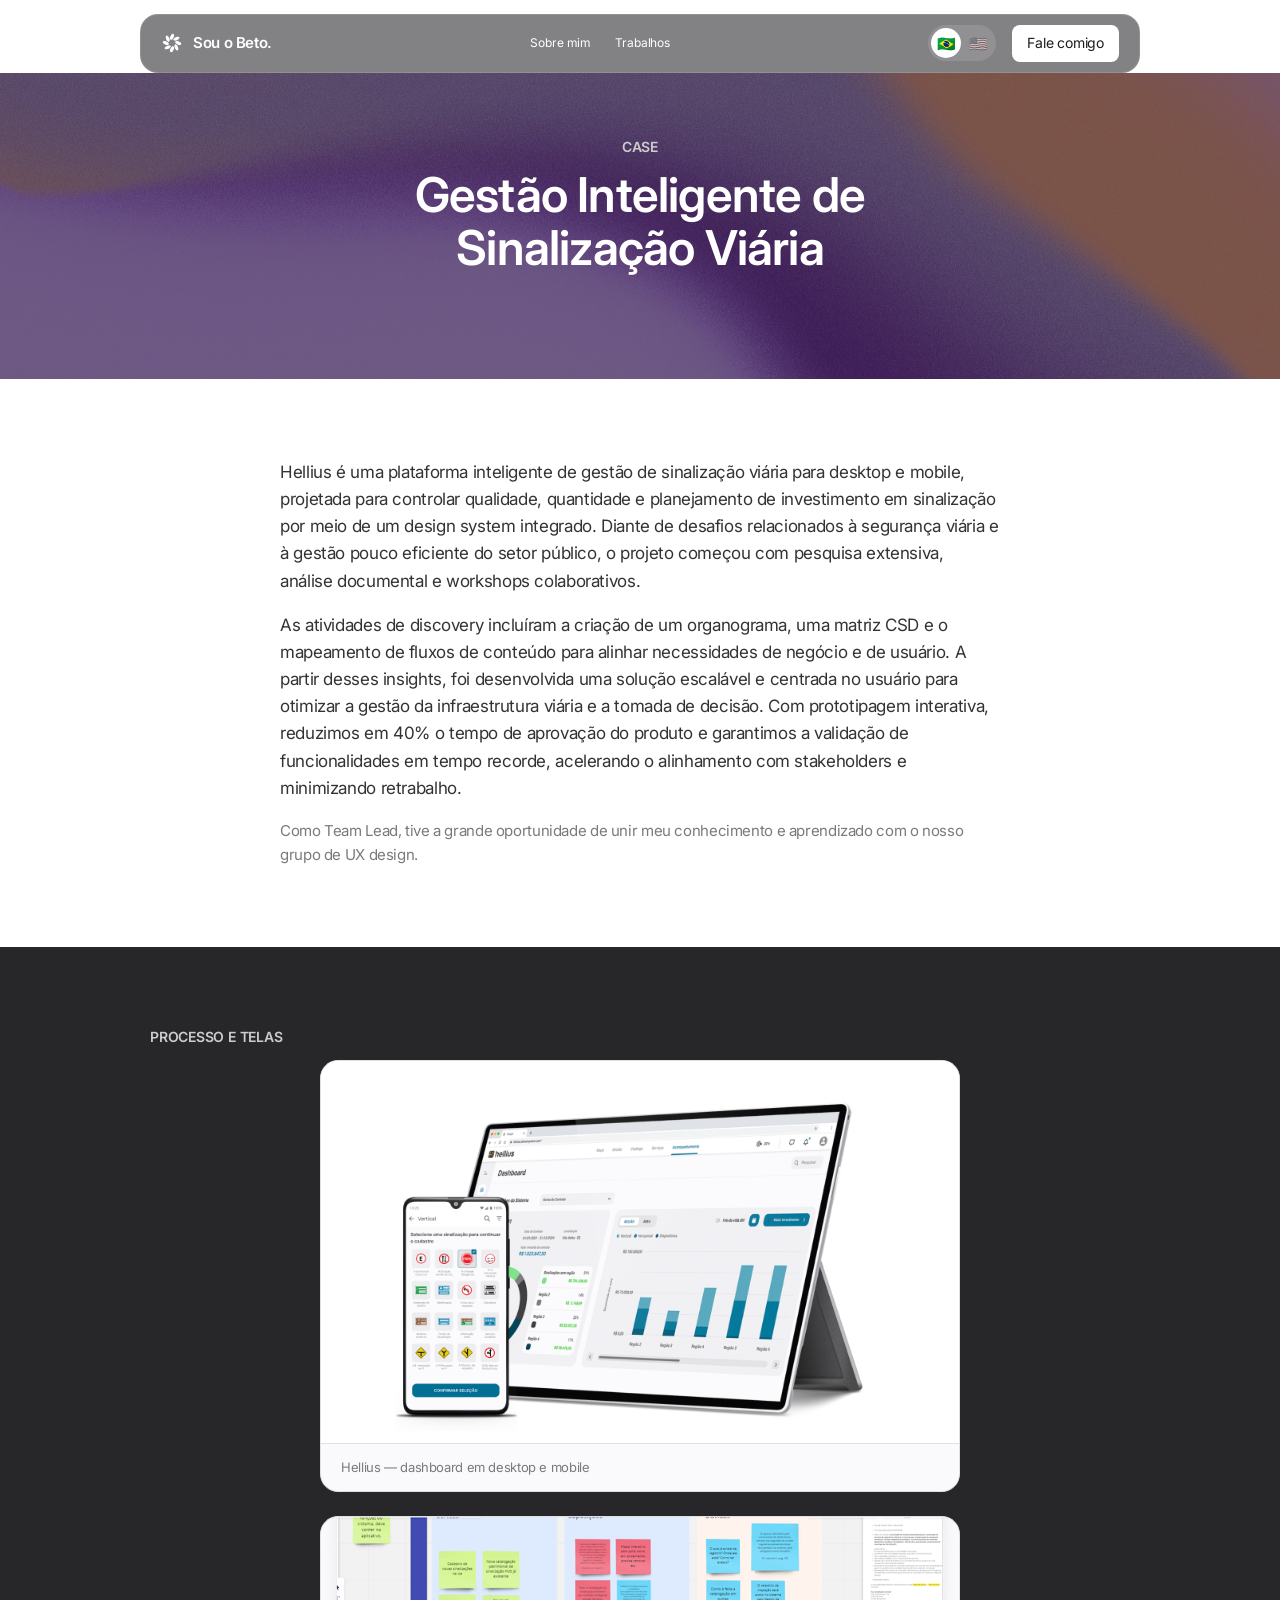
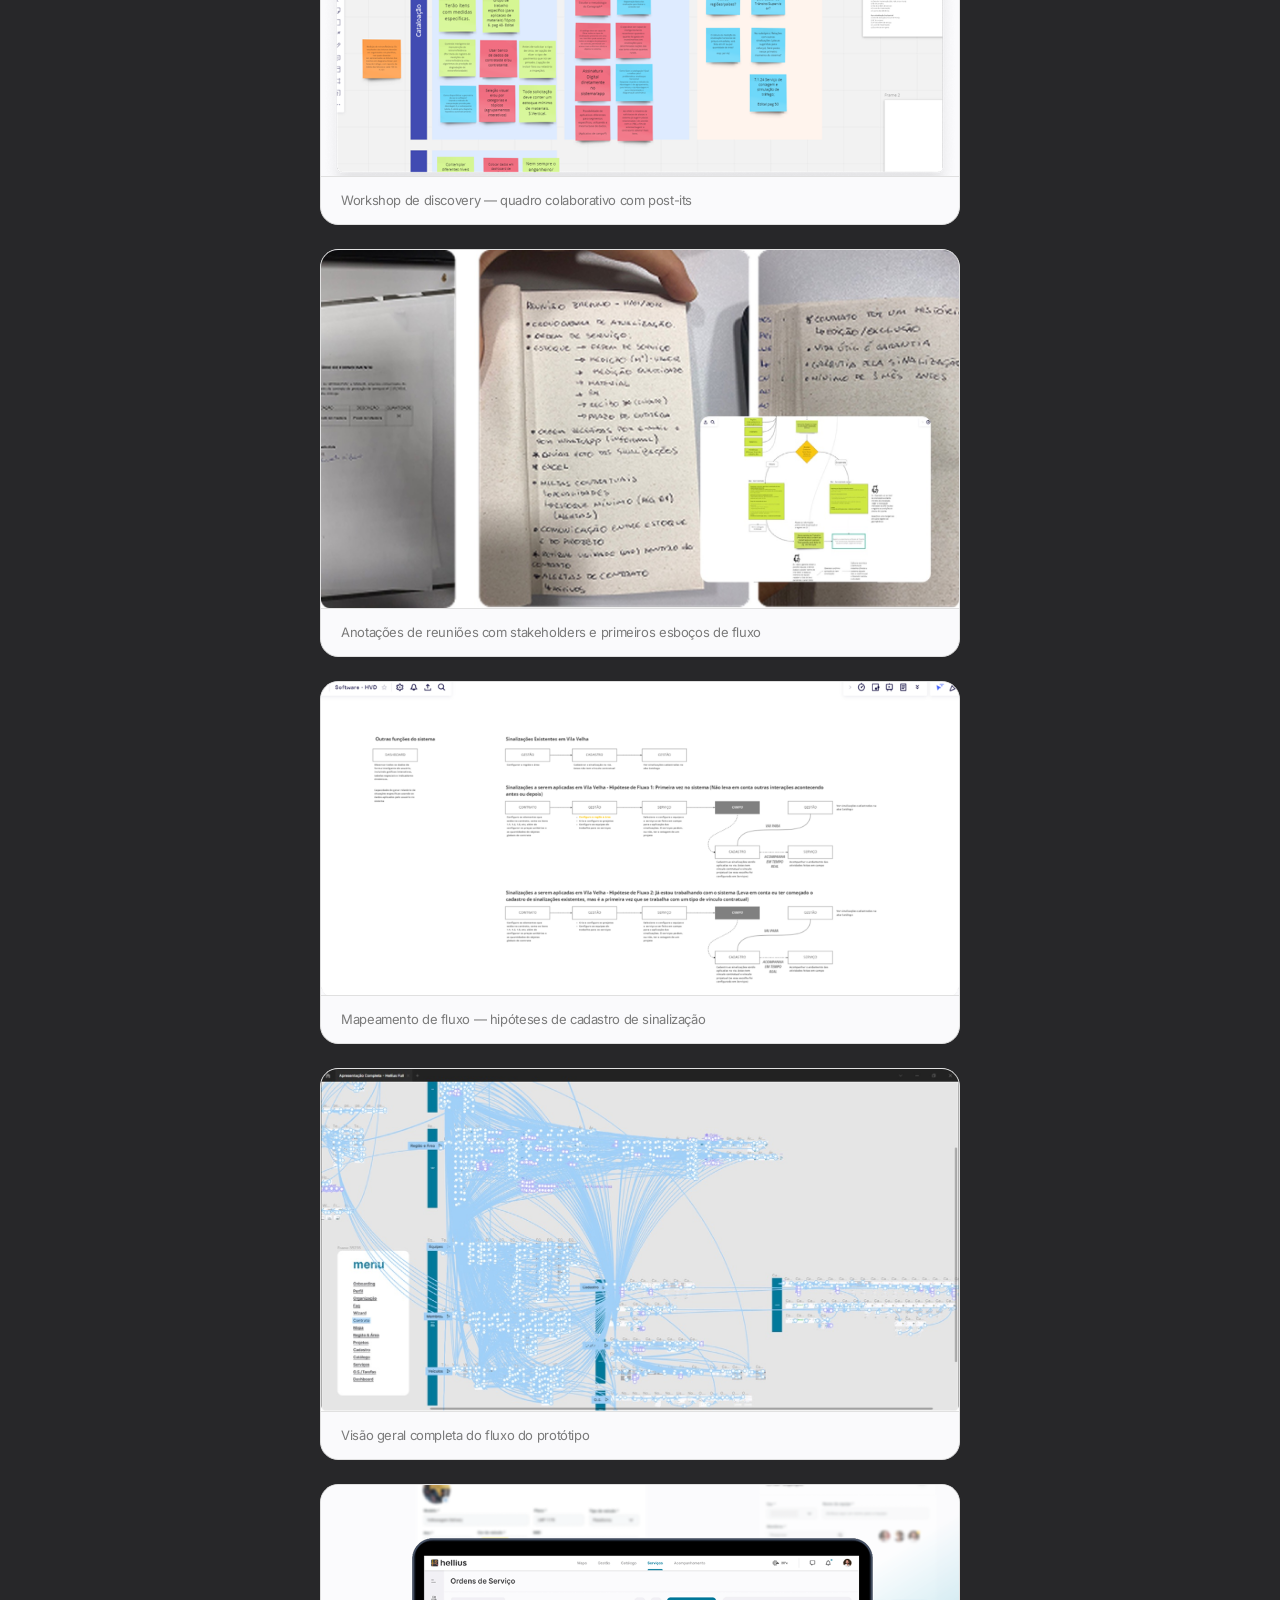
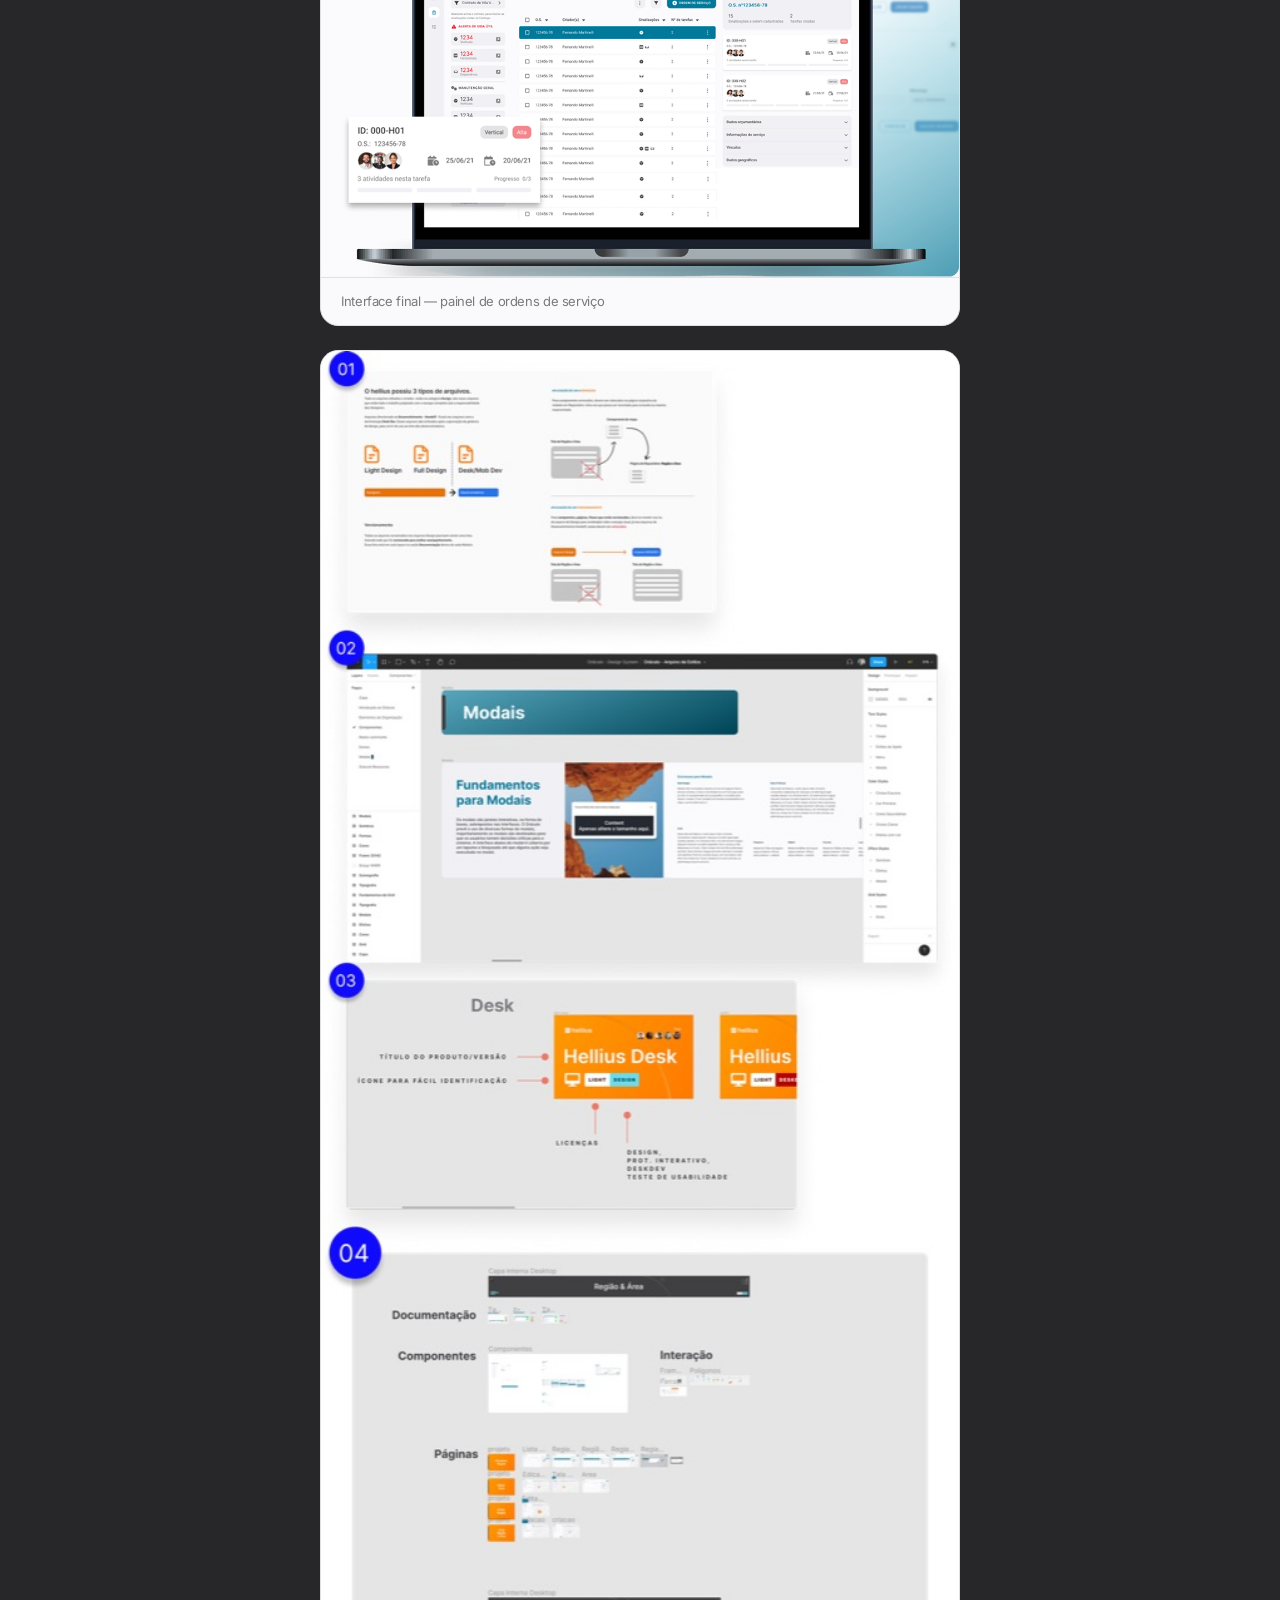
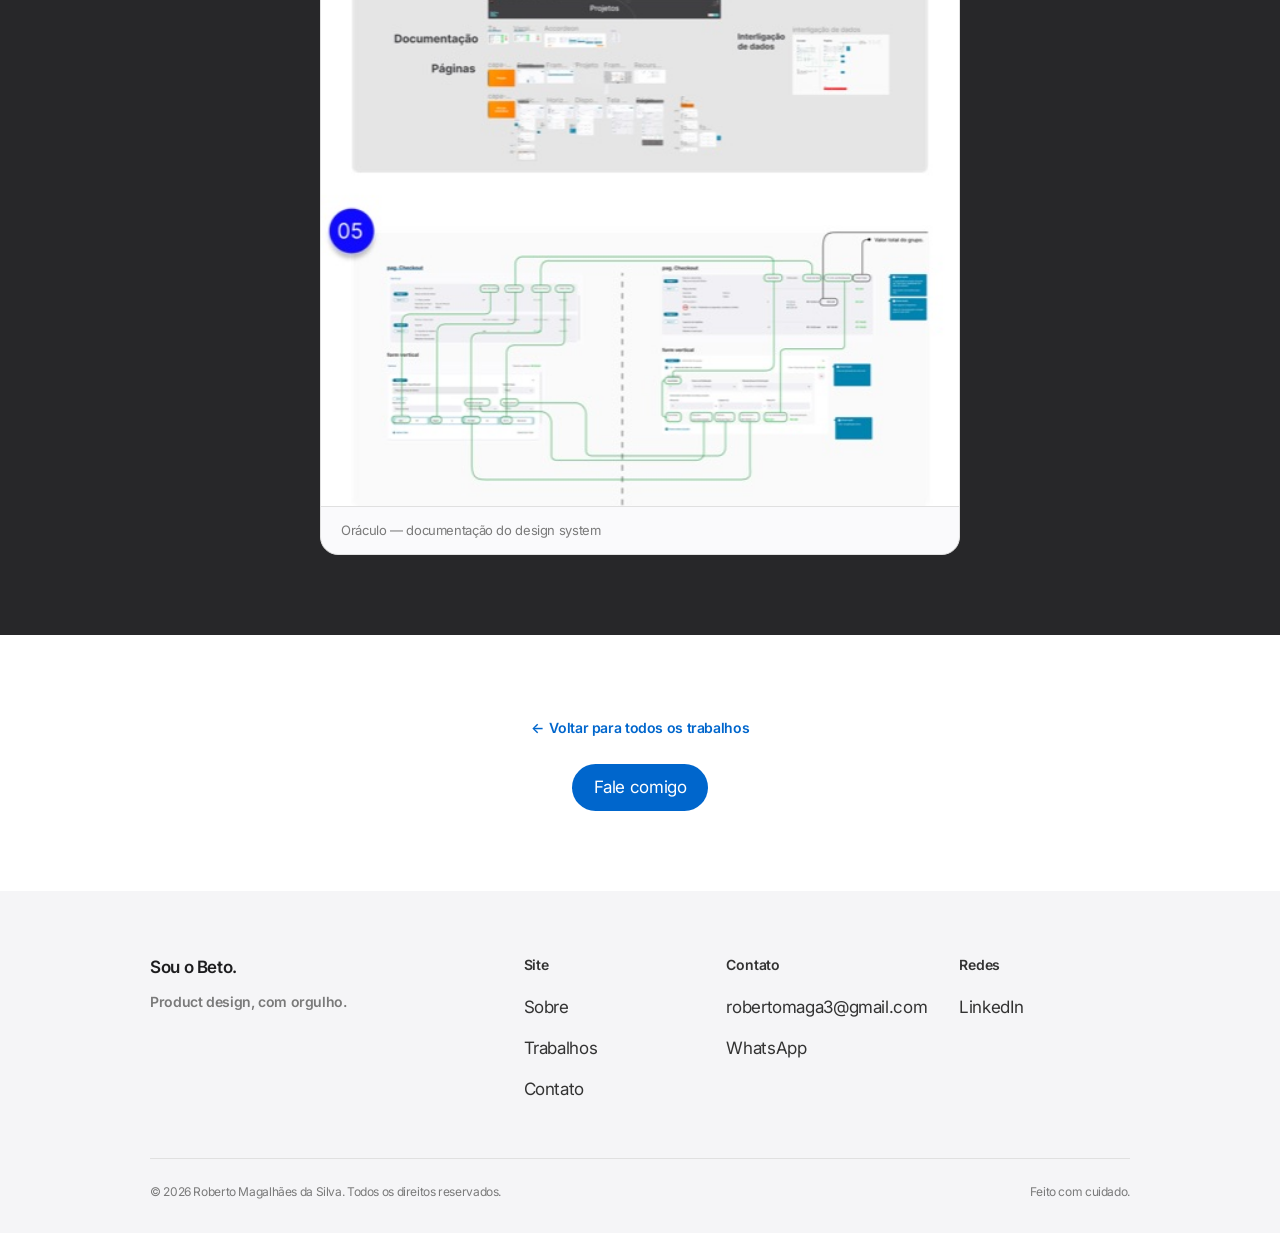
<file: projects/intelligent-road-sign-management.html>
<!DOCTYPE html>
<html lang="pt-BR" data-lang="pt">
<head>
<meta charset="UTF-8">
<meta name="viewport" content="width=device-width, initial-scale=1.0">
<title>Intelligent Road Sign Management — Beto</title>
<meta name="description" content="Case study: Hellius, an intelligent road sign management platform for city traffic teams.">
<link rel="icon" href="../assets/img_site/5b94b68947f8b548e93e77e9ae76bd9188ecc7c8.png">
<link rel="preconnect" href="https://fonts.googleapis.com">
<link rel="preconnect" href="https://fonts.gstatic.com" crossorigin>
<link href="https://fonts.googleapis.com/css2?family=Inter:wght@300;400;500;600;700&display=swap" rel="stylesheet">
<link rel="stylesheet" href="../assets/styles.css">
</head>
<body>

<a class="skip-link" href="#main">Skip to content</a>

<div class="nav-wrap">
  <nav class="nav" aria-label="Primary">
    <a class="brand" href="../index.html" aria-label="Beto — home">
      <img src="../assets/img_site/5b94b68947f8b548e93e77e9ae76bd9188ecc7c8.png" alt="" width="22" height="22">
      <span lang="en">I'm Beto.</span>
      <span lang="pt">Sou o Beto.</span>
    </a>
    <div class="nav-links">
      <a href="../about.html"><span lang="en">About me</span><span lang="pt">Sobre mim</span></a>
      <a href="../index.html#work"><span lang="en">Work</span><span lang="pt">Trabalhos</span></a>
    </div>
    <div style="display:flex;align-items:center;gap:16px;">
      <div class="lang-toggle" role="group" aria-label="Language / Idioma">
        <button type="button" data-set-lang="pt" aria-pressed="true" aria-label="Português (Brasil)" title="Português"><span aria-hidden="true">🇧🇷</span></button>
        <button type="button" data-set-lang="en" aria-pressed="false" aria-label="English" title="English"><span aria-hidden="true">🇺🇸</span></button>
      </div>
      <a class="nav-cta" href="../index.html#contact">
        <span lang="en">Talk to me</span>
        <span lang="pt">Fale comigo</span>
      </a>
    </div>
  </nav>
</div>

<main id="main">

  <!-- Case hero -->
  <section class="tile case-hero" style="background-image:url('../assets/img_site/452643df64a69fa91400eba565157c032334b692.jpg');">
    <div class="tile-inner tile-narrow">
      <p class="eyebrow"><span lang="en">Case study</span><span lang="pt">Case</span></p>
      <h1>
        <span lang="en">Intelligent Road Sign Management</span>
        <span lang="pt">Gestão Inteligente de Sinalização Viária</span>
      </h1>
    </div>
  </section>

  <!-- Summary -->
  <section class="tile tile-light">
    <div class="tile-inner tile-narrow">
      <p class="case-summary">
        <span lang="en">Hellius is an intelligent road sign management platform for desktop and mobile, designed to control signage quality, quantity, and investment planning through an integrated design system. Facing challenges related to road safety and inefficient public-sector management, the project began with extensive research, document analysis, and collaborative workshops.</span>
        <span lang="pt">Hellius é uma plataforma inteligente de gestão de sinalização viária para desktop e mobile, projetada para controlar qualidade, quantidade e planejamento de investimento em sinalização por meio de um design system integrado. Diante de desafios relacionados à segurança viária e à gestão pouco eficiente do setor público, o projeto começou com pesquisa extensiva, análise documental e workshops colaborativos.</span>
      </p>
      <p class="case-summary">
        <span lang="en">Discovery activities included the creation of an organizational chart, a CSD matrix, and content flow mapping to align business and user needs. Based on these insights, a scalable and user-centered solution was developed to optimize roadway infrastructure management and decision-making. By leveraging interactive prototyping, we reduced product approval time by 40% and ensured feature validation in record time, accelerating stakeholder alignment and minimizing rework.</span>
        <span lang="pt">As atividades de discovery incluíram a criação de um organograma, uma matriz CSD e o mapeamento de fluxos de conteúdo para alinhar necessidades de negócio e de usuário. A partir desses insights, foi desenvolvida uma solução escalável e centrada no usuário para otimizar a gestão da infraestrutura viária e a tomada de decisão. Com prototipagem interativa, reduzimos em 40% o tempo de aprovação do produto e garantimos a validação de funcionalidades em tempo recorde, acelerando o alinhamento com stakeholders e minimizando retrabalho.</span>
      </p>
      <p class="case-summary" style="color:var(--color-ink-muted-48);font-size:15px;">
        <span lang="en">As Team Lead, I had a great opportunity to combine my knowledge and learning with our UX design group.</span>
        <span lang="pt">Como Team Lead, tive a grande oportunidade de unir meu conhecimento e aprendizado com o nosso grupo de UX design.</span>
      </p>
    </div>
  </section>

  <!-- Gallery -->
  <section class="tile tile-dark">
    <div class="tile-inner">
      <p class="eyebrow"><span lang="en">Process &amp; screens</span><span lang="pt">Processo e telas</span></p>
      <div class="case-gallery">
        <figure>
          <img src="../assets/img_site/bd43a58869181ca7f4047ee3c537fb4e34f8f828.png" alt="Hellius dashboard on desktop and mobile">
          <figcaption><span lang="en">Hellius — desktop and mobile dashboard</span><span lang="pt">Hellius — dashboard em desktop e mobile</span></figcaption>
        </figure>
        <figure>
          <img src="../assets/img_site/project-road-sign/f7d9c6b9f7fddf97cdd8b7851f9cf51dbac84367.png" alt="Discovery workshop board with sticky notes">
          <figcaption><span lang="en">Discovery workshop — collaborative sticky-note board</span><span lang="pt">Workshop de discovery — quadro colaborativo com post-its</span></figcaption>
        </figure>
        <figure>
          <img src="../assets/img_site/project-road-sign/f91f7d709127c3fd0c2cd8a61669df4ca33de59a.jpg" alt="Handwritten stakeholder meeting notes and early flow sketches">
          <figcaption><span lang="en">Stakeholder meeting notes and early flow sketches</span><span lang="pt">Anotações de reuniões com stakeholders e primeiros esboços de fluxo</span></figcaption>
        </figure>
        <figure>
          <img src="../assets/img_site/project-road-sign/31c5b3b75820925effe807480ff1ac903cca6867.png" alt="Flow mapping diagram with signage registration hypotheses">
          <figcaption><span lang="en">Flow mapping — signage registration hypotheses</span><span lang="pt">Mapeamento de fluxo — hipóteses de cadastro de sinalização</span></figcaption>
        </figure>
        <figure>
          <img src="../assets/img_site/project-road-sign/28c25e5bdfd0793f868b99692e8098a16160afdc.jpg" alt="Full prototype flow overview in Figma">
          <figcaption><span lang="en">Full prototype flow overview</span><span lang="pt">Visão geral completa do fluxo do protótipo</span></figcaption>
        </figure>
        <figure>
          <img src="../assets/img_site/project-road-sign/8fb1547ce2436eb944881a17ea90945b653e8b50.png" alt="Final interface, service orders dashboard">
          <figcaption><span lang="en">Final interface — service orders dashboard</span><span lang="pt">Interface final — painel de ordens de serviço</span></figcaption>
        </figure>
        <figure>
          <img src="../assets/img_site/project-road-sign/40ddd747321421c3fcbac32ed88edb836b41eb25.jpg" alt="Oráculo design system documentation">
          <figcaption><span lang="en">Oráculo — design system documentation</span><span lang="pt">Oráculo — documentação do design system</span></figcaption>
        </figure>
      </div>
    </div>
  </section>

  <!-- Closing -->
  <section class="tile tile-light" style="text-align:center;">
    <div class="tile-inner">
      <a class="back-link" href="../index.html#work">← <span lang="en">Back to all work</span><span lang="pt">Voltar para todos os trabalhos</span></a>
      <div style="margin-top:var(--sp-lg);">
        <a class="btn-primary" href="../index.html#contact"><span lang="en">Talk to me</span><span lang="pt">Fale comigo</span></a>
      </div>
    </div>
  </section>

</main>

<footer>
  <div class="footer-inner">
    <div class="footer-grid">
      <div class="footer-brand">
        <span lang="en">I'm Beto.</span><span lang="pt">Sou o Beto.</span>
        <p><span lang="en">Product design, with pride.</span><span lang="pt">Product design, com orgulho.</span></p>
      </div>
      <div class="footer-col">
        <h4><span lang="en">Site</span><span lang="pt">Site</span></h4>
        <ul>
          <li><a href="../about.html"><span lang="en">About</span><span lang="pt">Sobre</span></a></li>
          <li><a href="../index.html#work"><span lang="en">Work</span><span lang="pt">Trabalhos</span></a></li>
          <li><a href="../index.html#contact"><span lang="en">Contact</span><span lang="pt">Contato</span></a></li>
        </ul>
      </div>
      <div class="footer-col">
        <h4><span lang="en">Contact</span><span lang="pt">Contato</span></h4>
        <ul>
          <li><a href="mailto:robertomaga3@gmail.com">robertomaga3@gmail.com</a></li>
          <li><a href="https://wa.me/5571999228620" target="_blank" rel="noopener">WhatsApp</a></li>
        </ul>
      </div>
      <div class="footer-col">
        <h4><span lang="en">Social</span><span lang="pt">Redes</span></h4>
        <ul>
          <li><a href="https://www.linkedin.com/in/robertodesigner/" target="_blank" rel="noopener">LinkedIn</a></li>
        </ul>
      </div>
    </div>
    <div class="legal">
      <span>© <span id="year">2026</span> Roberto Magalhães da Silva. <span lang="en">All rights reserved.</span><span lang="pt">Todos os direitos reservados.</span></span>
      <span><span lang="en">Made with care.</span><span lang="pt">Feito com cuidado.</span></span>
    </div>
  </div>
</footer>

<script src="../assets/i18n.js"></script>

</body>
</html>
</file>
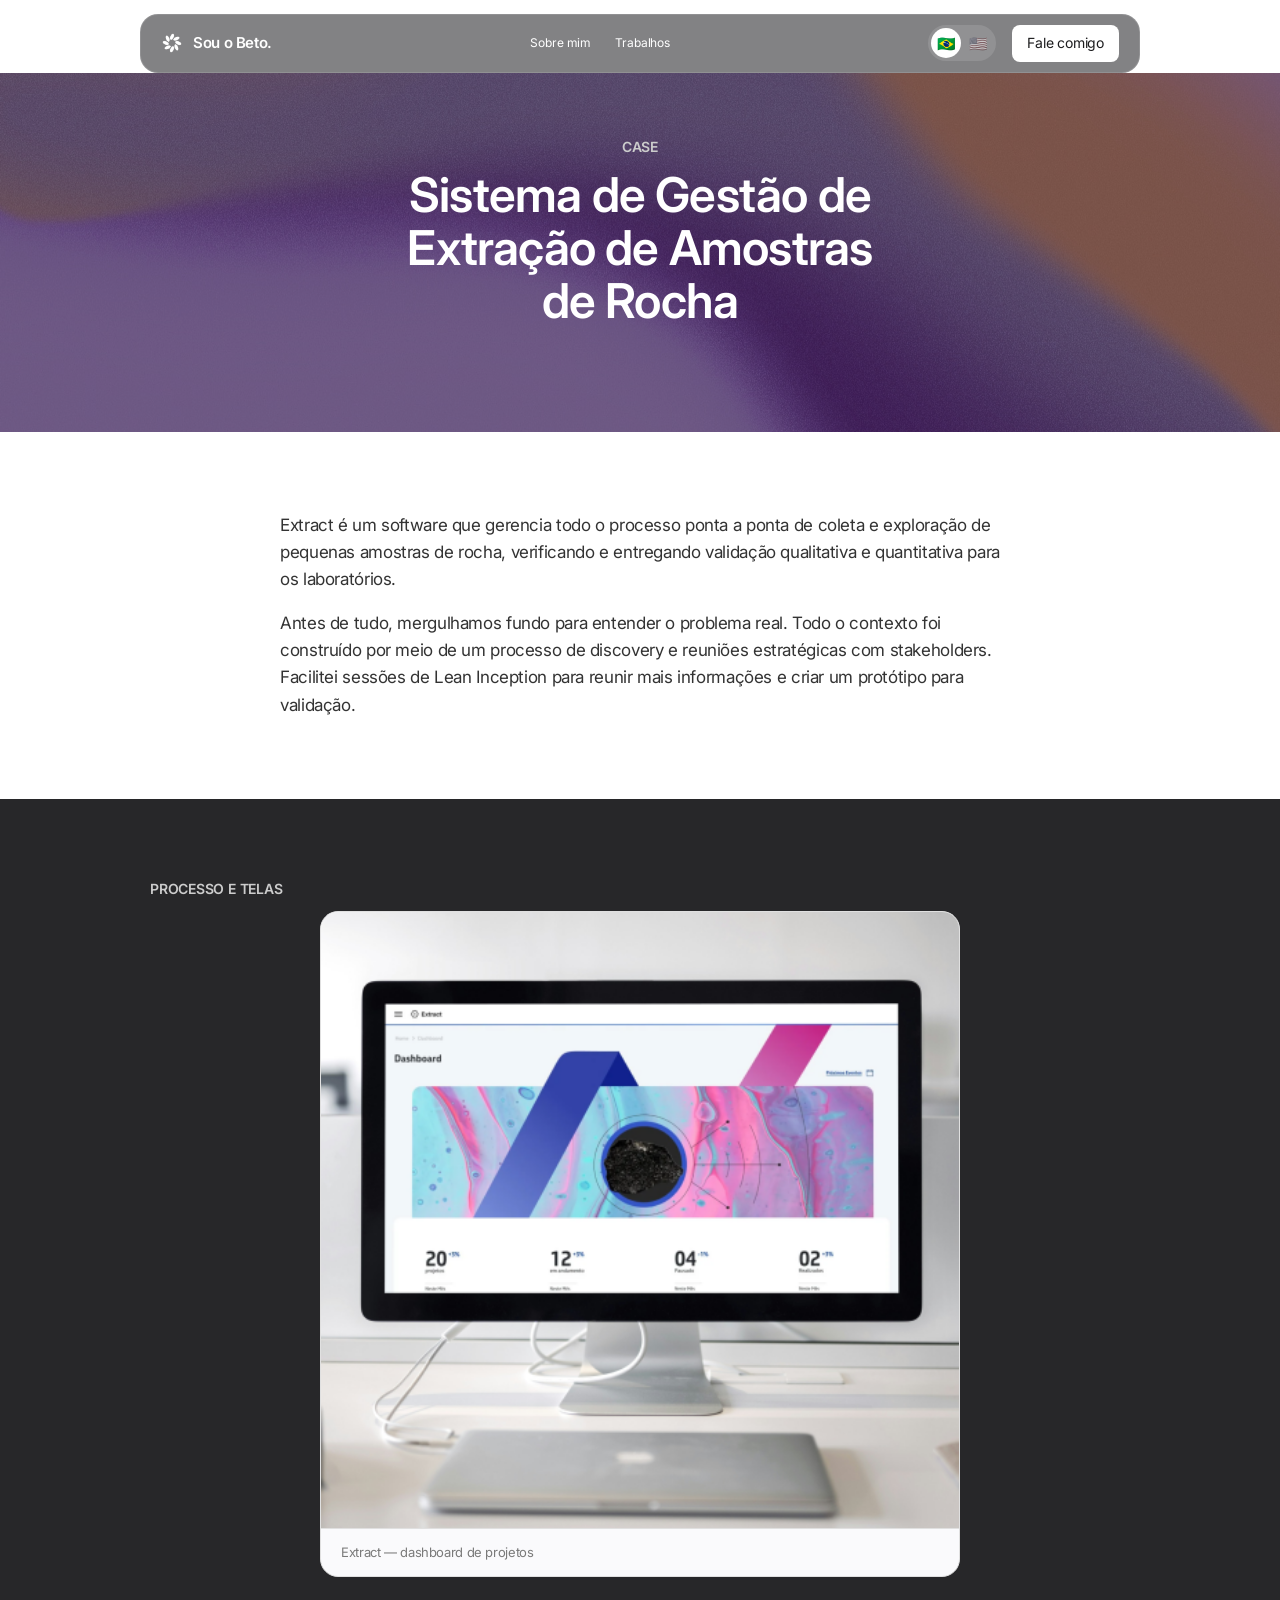
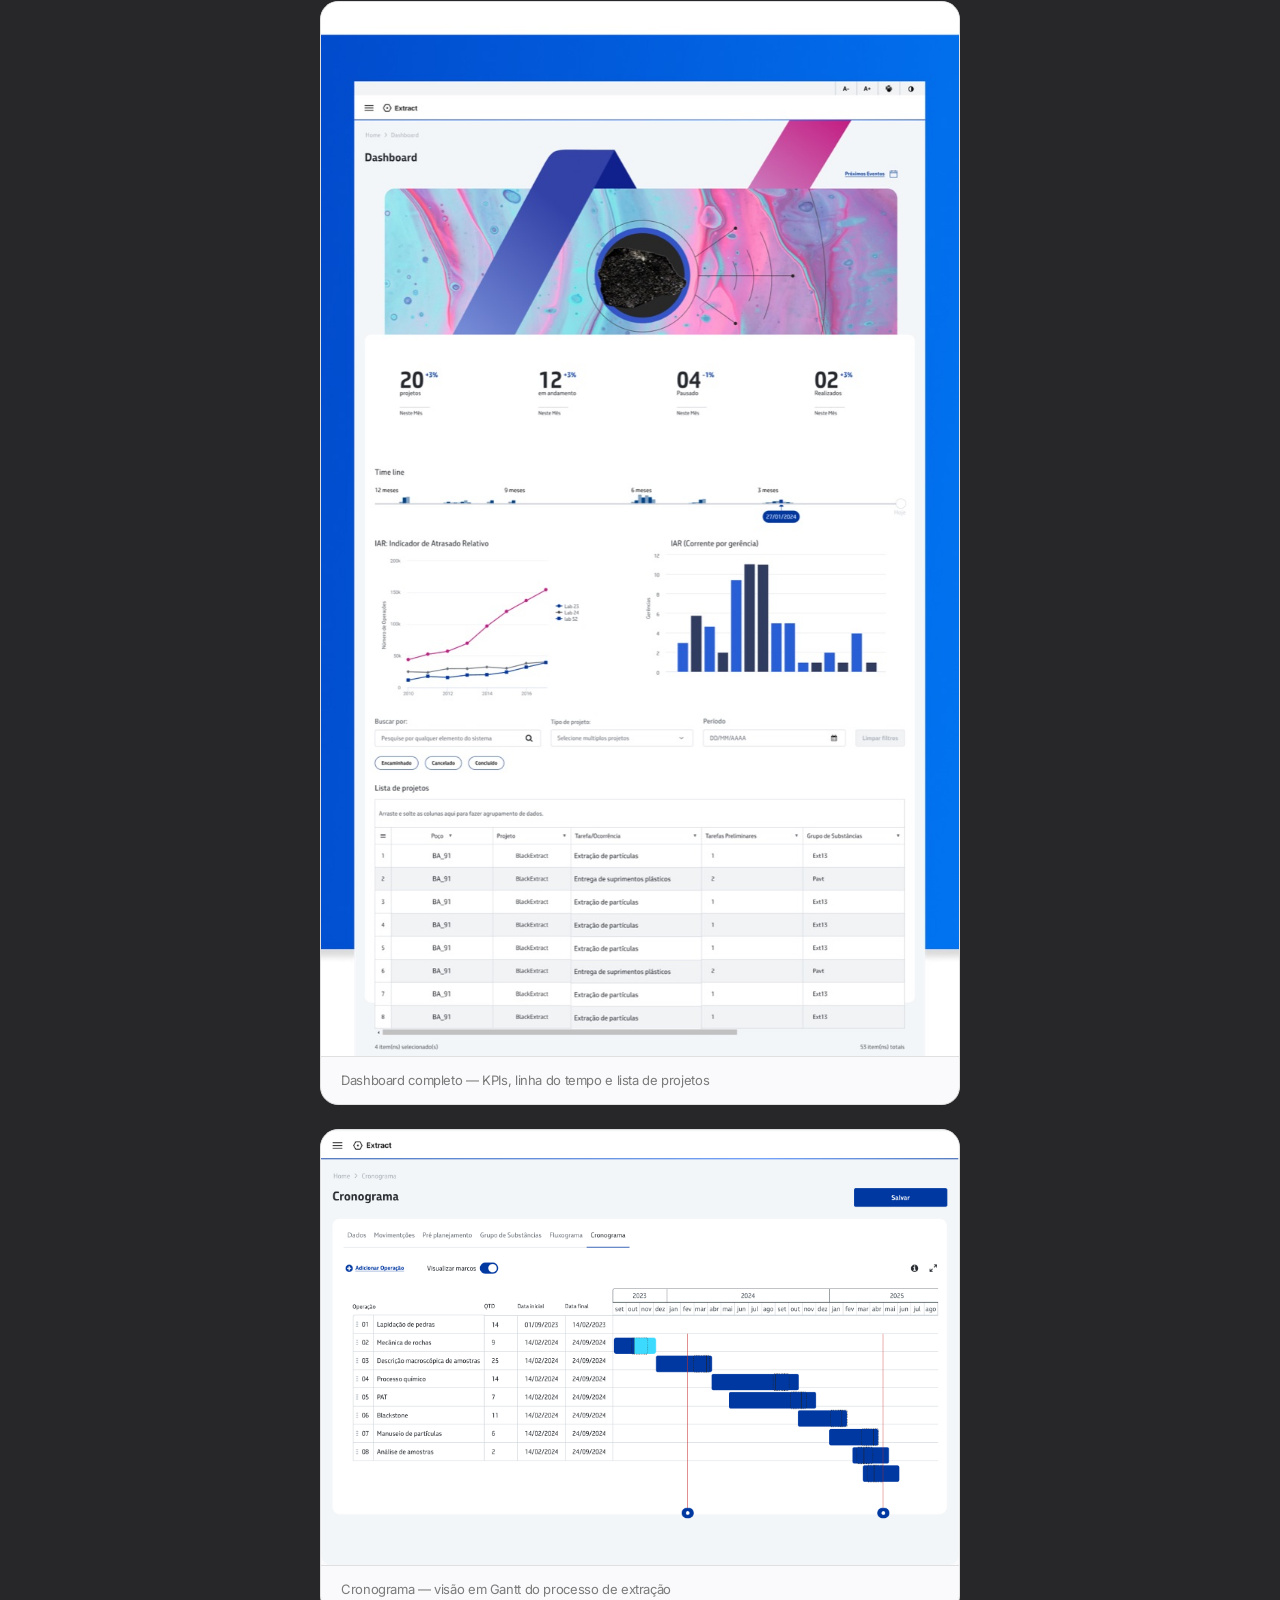
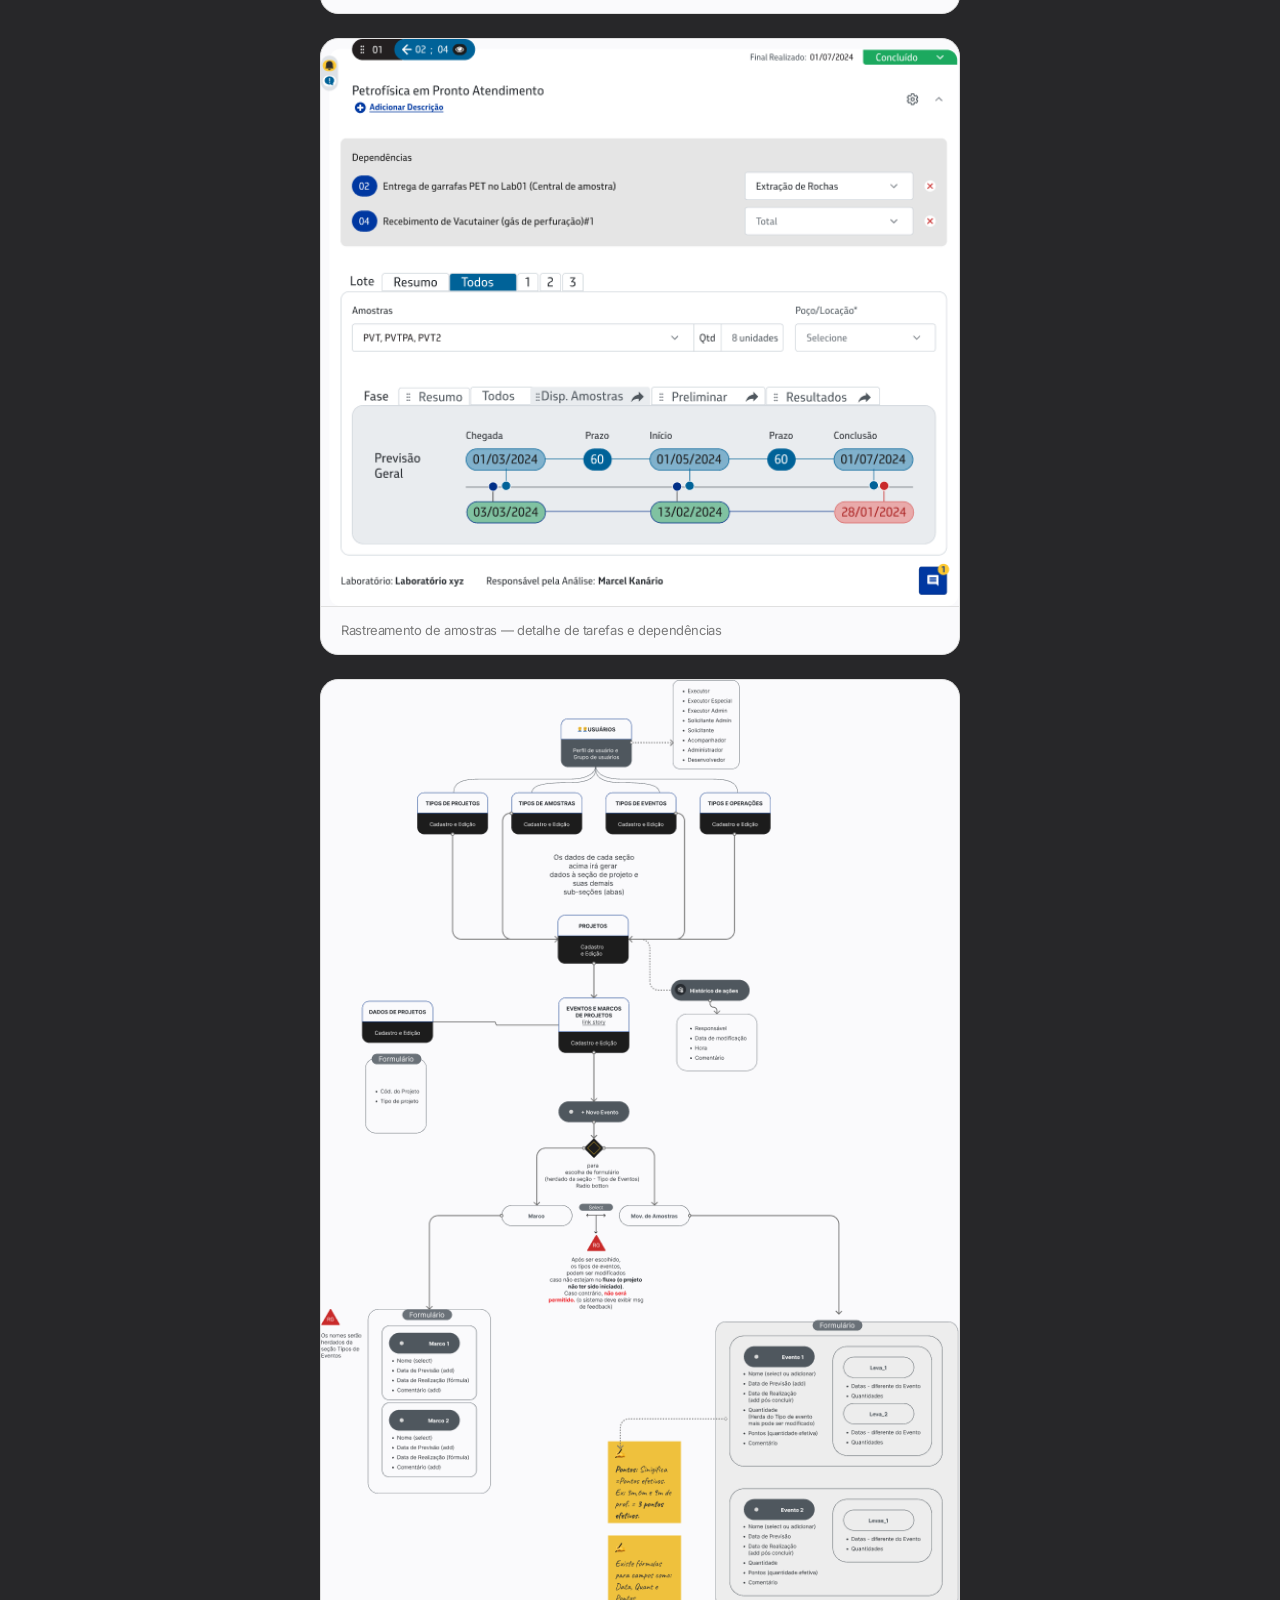
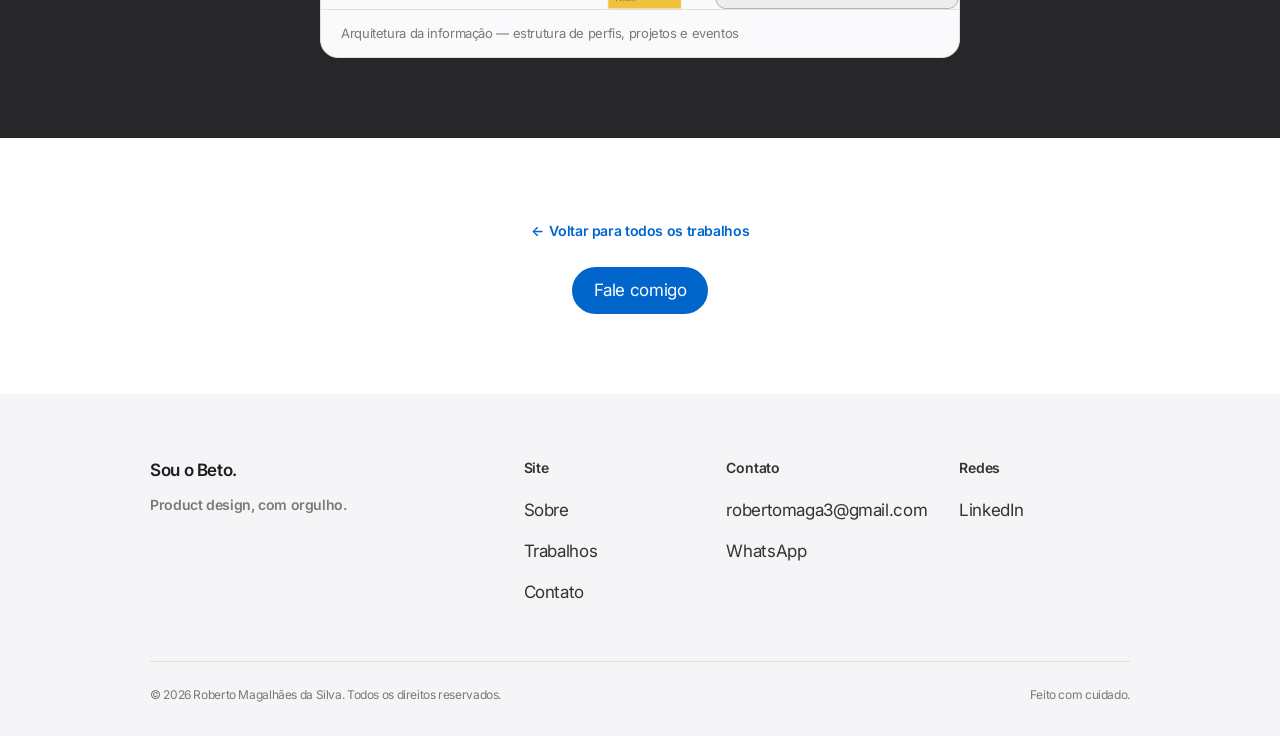
<file: projects/rock-sample-extraction-management-system.html>
<!DOCTYPE html>
<html lang="pt-BR" data-lang="pt">
<head>
<meta charset="UTF-8">
<meta name="viewport" content="width=device-width, initial-scale=1.0">
<title>Rock Sample Extraction Management System — Beto</title>
<meta name="description" content="Case study: Extract, an end-to-end rock sample extraction and validation management system.">
<link rel="icon" href="../assets/img_site/5b94b68947f8b548e93e77e9ae76bd9188ecc7c8.png">
<link rel="preconnect" href="https://fonts.googleapis.com">
<link rel="preconnect" href="https://fonts.gstatic.com" crossorigin>
<link href="https://fonts.googleapis.com/css2?family=Inter:wght@300;400;500;600;700&display=swap" rel="stylesheet">
<link rel="stylesheet" href="../assets/styles.css">
</head>
<body>

<a class="skip-link" href="#main">Skip to content</a>

<div class="nav-wrap">
  <nav class="nav" aria-label="Primary">
    <a class="brand" href="../index.html" aria-label="Beto — home">
      <img src="../assets/img_site/5b94b68947f8b548e93e77e9ae76bd9188ecc7c8.png" alt="" width="22" height="22">
      <span lang="en">I'm Beto.</span>
      <span lang="pt">Sou o Beto.</span>
    </a>
    <div class="nav-links">
      <a href="../about.html"><span lang="en">About me</span><span lang="pt">Sobre mim</span></a>
      <a href="../index.html#work"><span lang="en">Work</span><span lang="pt">Trabalhos</span></a>
    </div>
    <div style="display:flex;align-items:center;gap:16px;">
      <div class="lang-toggle" role="group" aria-label="Language / Idioma">
        <button type="button" data-set-lang="pt" aria-pressed="true" aria-label="Português (Brasil)" title="Português"><span aria-hidden="true">🇧🇷</span></button>
        <button type="button" data-set-lang="en" aria-pressed="false" aria-label="English" title="English"><span aria-hidden="true">🇺🇸</span></button>
      </div>
      <a class="nav-cta" href="../index.html#contact">
        <span lang="en">Talk to me</span>
        <span lang="pt">Fale comigo</span>
      </a>
    </div>
  </nav>
</div>

<main id="main">

  <!-- Case hero -->
  <section class="tile case-hero" style="background-image:url('../assets/img_site/452643df64a69fa91400eba565157c032334b692.jpg');">
    <div class="tile-inner tile-narrow">
      <p class="eyebrow"><span lang="en">Case study</span><span lang="pt">Case</span></p>
      <h1>
        <span lang="en">Rock Sample Extraction Management System</span>
        <span lang="pt">Sistema de Gestão de Extração de Amostras de Rocha</span>
      </h1>
    </div>
  </section>

  <!-- Summary -->
  <section class="tile tile-light">
    <div class="tile-inner tile-narrow">
      <p class="case-summary">
        <span lang="en">Extract is a software that manages the entire end-to-end process of picking and exploring small rock samples, verifying and delivering qualitative and quantitative validation for labs.</span>
        <span lang="pt">Extract é um software que gerencia todo o processo ponta a ponta de coleta e exploração de pequenas amostras de rocha, verificando e entregando validação qualitativa e quantitativa para os laboratórios.</span>
      </p>
      <p class="case-summary">
        <span lang="en">First of all, we did a deep dive to understand the real problem. All the context was built through a discovery process and strategy meetings with stakeholders. I facilitated Lean Inception sessions to gather more information and create a prototype for validation.</span>
        <span lang="pt">Antes de tudo, mergulhamos fundo para entender o problema real. Todo o contexto foi construído por meio de um processo de discovery e reuniões estratégicas com stakeholders. Facilitei sessões de Lean Inception para reunir mais informações e criar um protótipo para validação.</span>
      </p>
    </div>
  </section>

  <!-- Gallery -->
  <section class="tile tile-dark">
    <div class="tile-inner">
      <p class="eyebrow"><span lang="en">Process &amp; screens</span><span lang="pt">Processo e telas</span></p>
      <div class="case-gallery">
        <figure>
          <img src="../assets/img_site/3ab08728e2af83ef7c35d7bcea88583c39f7a173.png" alt="Extract dashboard on desktop monitor">
          <figcaption><span lang="en">Extract — project dashboard</span><span lang="pt">Extract — dashboard de projetos</span></figcaption>
        </figure>
        <figure>
          <img src="../assets/img_site/project-rock-sample/01b7afe882610888b6af7d3dc5123bd0f5c289b1.jpg" alt="Extract dashboard with KPIs, timeline and project list">
          <figcaption><span lang="en">Full dashboard — KPIs, timeline and project list</span><span lang="pt">Dashboard completo — KPIs, linha do tempo e lista de projetos</span></figcaption>
        </figure>
        <figure>
          <img src="../assets/img_site/project-rock-sample/773e46ad0b6b25c567678bdc35d61ac81738594c.png" alt="Gantt chart schedule view of the extraction process">
          <figcaption><span lang="en">Schedule view — Gantt chart of the extraction process</span><span lang="pt">Cronograma — visão em Gantt do processo de extração</span></figcaption>
        </figure>
        <figure>
          <img src="../assets/img_site/project-rock-sample/7310236e744fa75f089f48d072ed3adbeac84014.png" alt="Task and dependency detail for sample tracking">
          <figcaption><span lang="en">Sample tracking — task and dependency detail</span><span lang="pt">Rastreamento de amostras — detalhe de tarefas e dependências</span></figcaption>
        </figure>
        <figure>
          <img src="../assets/img_site/project-rock-sample/82da59411cb6f7e2b19abf979713fde2599ead4e.png" alt="Information architecture flowchart with user roles, projects and events">
          <figcaption><span lang="en">Information architecture — roles, projects and events structure</span><span lang="pt">Arquitetura da informação — estrutura de perfis, projetos e eventos</span></figcaption>
        </figure>
      </div>
    </div>
  </section>

  <!-- Closing -->
  <section class="tile tile-light" style="text-align:center;">
    <div class="tile-inner">
      <a class="back-link" href="../index.html#work">← <span lang="en">Back to all work</span><span lang="pt">Voltar para todos os trabalhos</span></a>
      <div style="margin-top:var(--sp-lg);">
        <a class="btn-primary" href="../index.html#contact"><span lang="en">Talk to me</span><span lang="pt">Fale comigo</span></a>
      </div>
    </div>
  </section>

</main>

<footer>
  <div class="footer-inner">
    <div class="footer-grid">
      <div class="footer-brand">
        <span lang="en">I'm Beto.</span><span lang="pt">Sou o Beto.</span>
        <p><span lang="en">Product design, with pride.</span><span lang="pt">Product design, com orgulho.</span></p>
      </div>
      <div class="footer-col">
        <h4><span lang="en">Site</span><span lang="pt">Site</span></h4>
        <ul>
          <li><a href="../about.html"><span lang="en">About</span><span lang="pt">Sobre</span></a></li>
          <li><a href="../index.html#work"><span lang="en">Work</span><span lang="pt">Trabalhos</span></a></li>
          <li><a href="../index.html#contact"><span lang="en">Contact</span><span lang="pt">Contato</span></a></li>
        </ul>
      </div>
      <div class="footer-col">
        <h4><span lang="en">Contact</span><span lang="pt">Contato</span></h4>
        <ul>
          <li><a href="mailto:robertomaga3@gmail.com">robertomaga3@gmail.com</a></li>
          <li><a href="https://wa.me/5571999228620" target="_blank" rel="noopener">WhatsApp</a></li>
        </ul>
      </div>
      <div class="footer-col">
        <h4><span lang="en">Social</span><span lang="pt">Redes</span></h4>
        <ul>
          <li><a href="https://www.linkedin.com/in/robertodesigner/" target="_blank" rel="noopener">LinkedIn</a></li>
        </ul>
      </div>
    </div>
    <div class="legal">
      <span>© <span id="year">2026</span> Roberto Magalhães da Silva. <span lang="en">All rights reserved.</span><span lang="pt">Todos os direitos reservados.</span></span>
      <span><span lang="en">Made with care.</span><span lang="pt">Feito com cuidado.</span></span>
    </div>
  </div>
</footer>

<script src="../assets/i18n.js"></script>

</body>
</html>
</file>
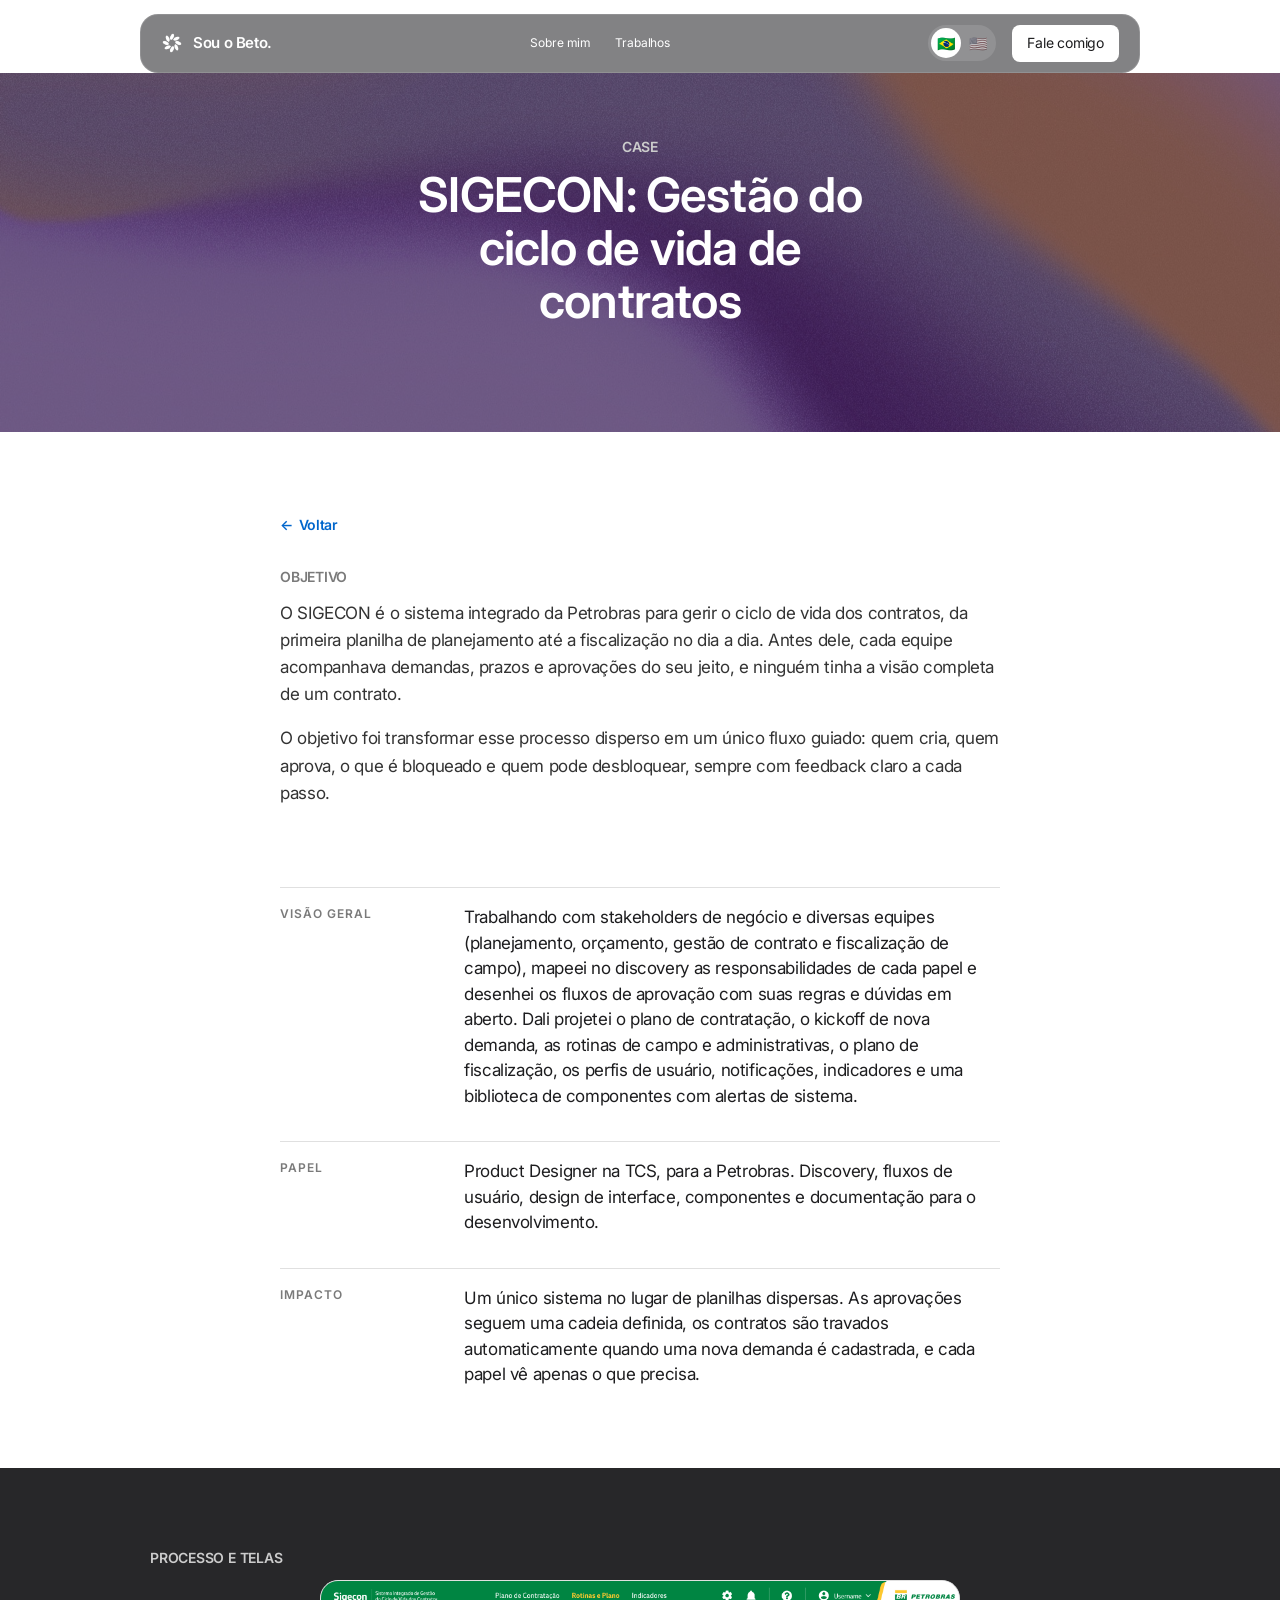
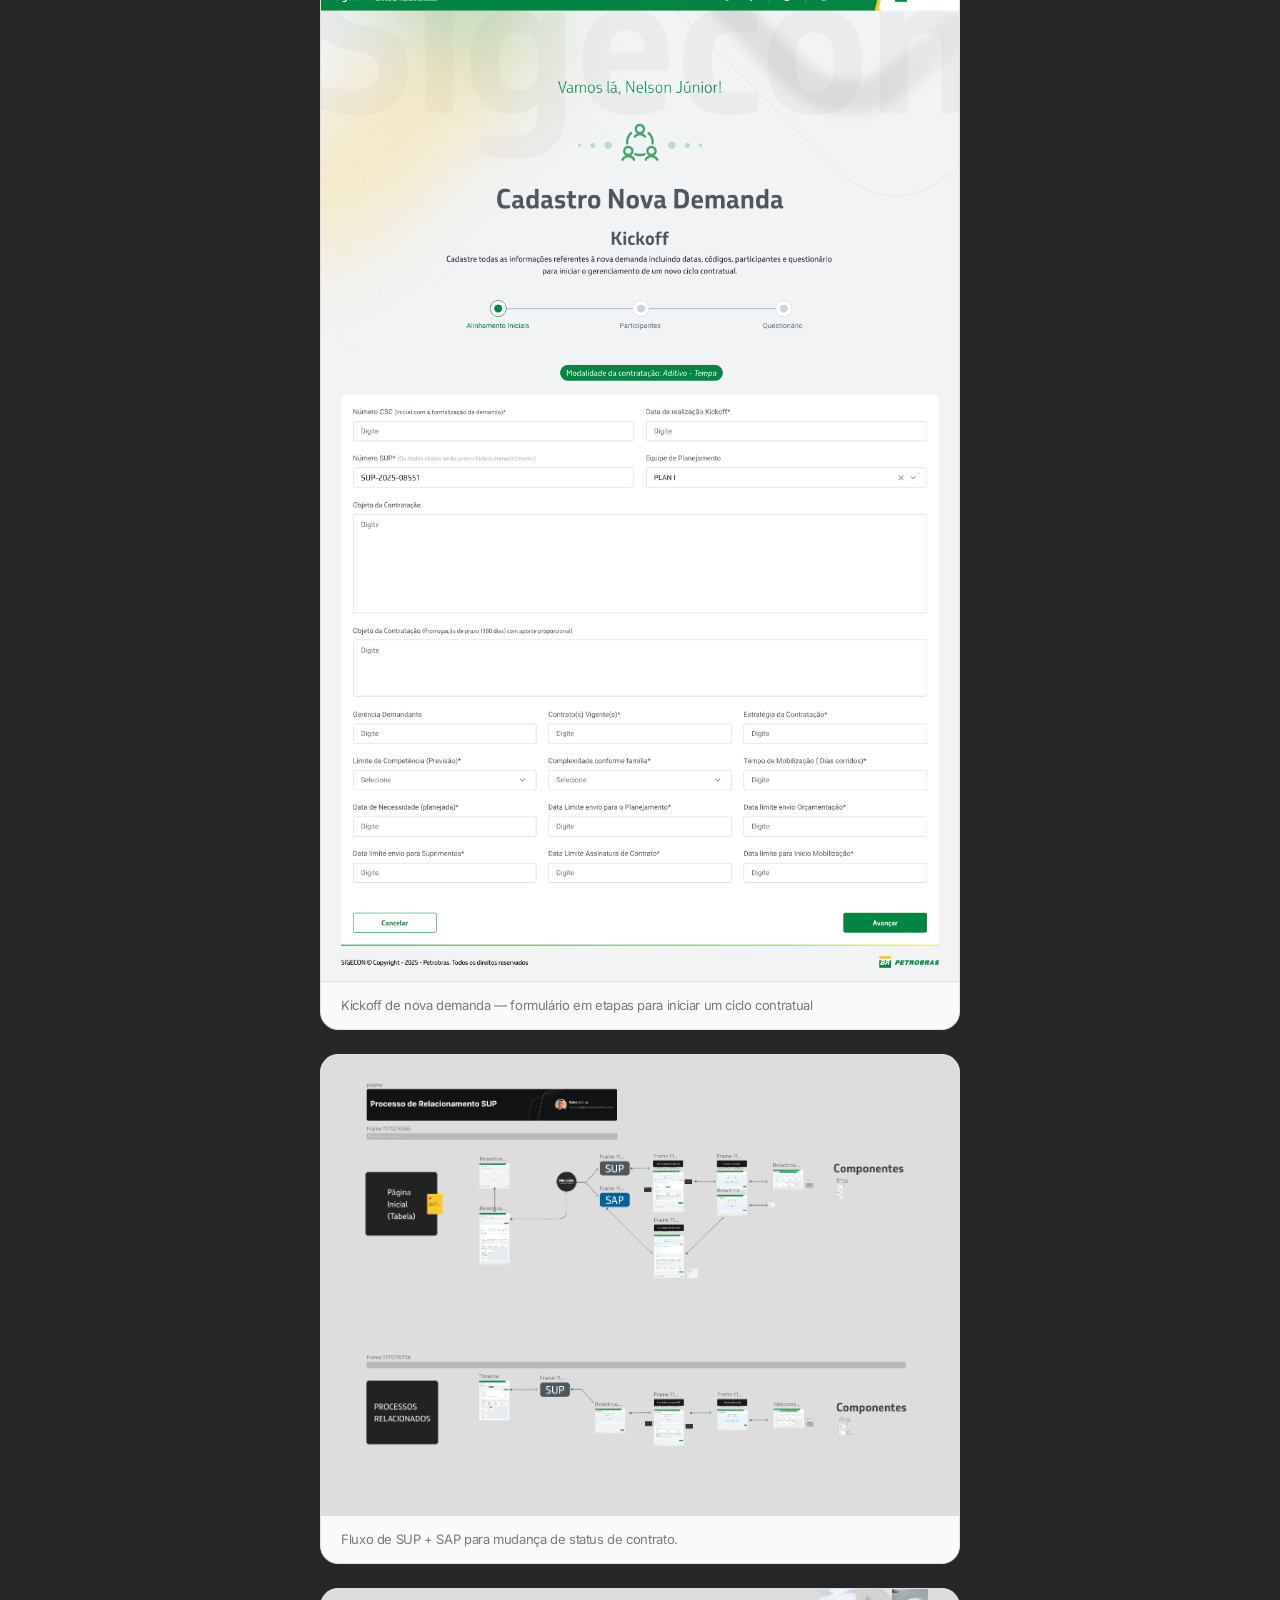
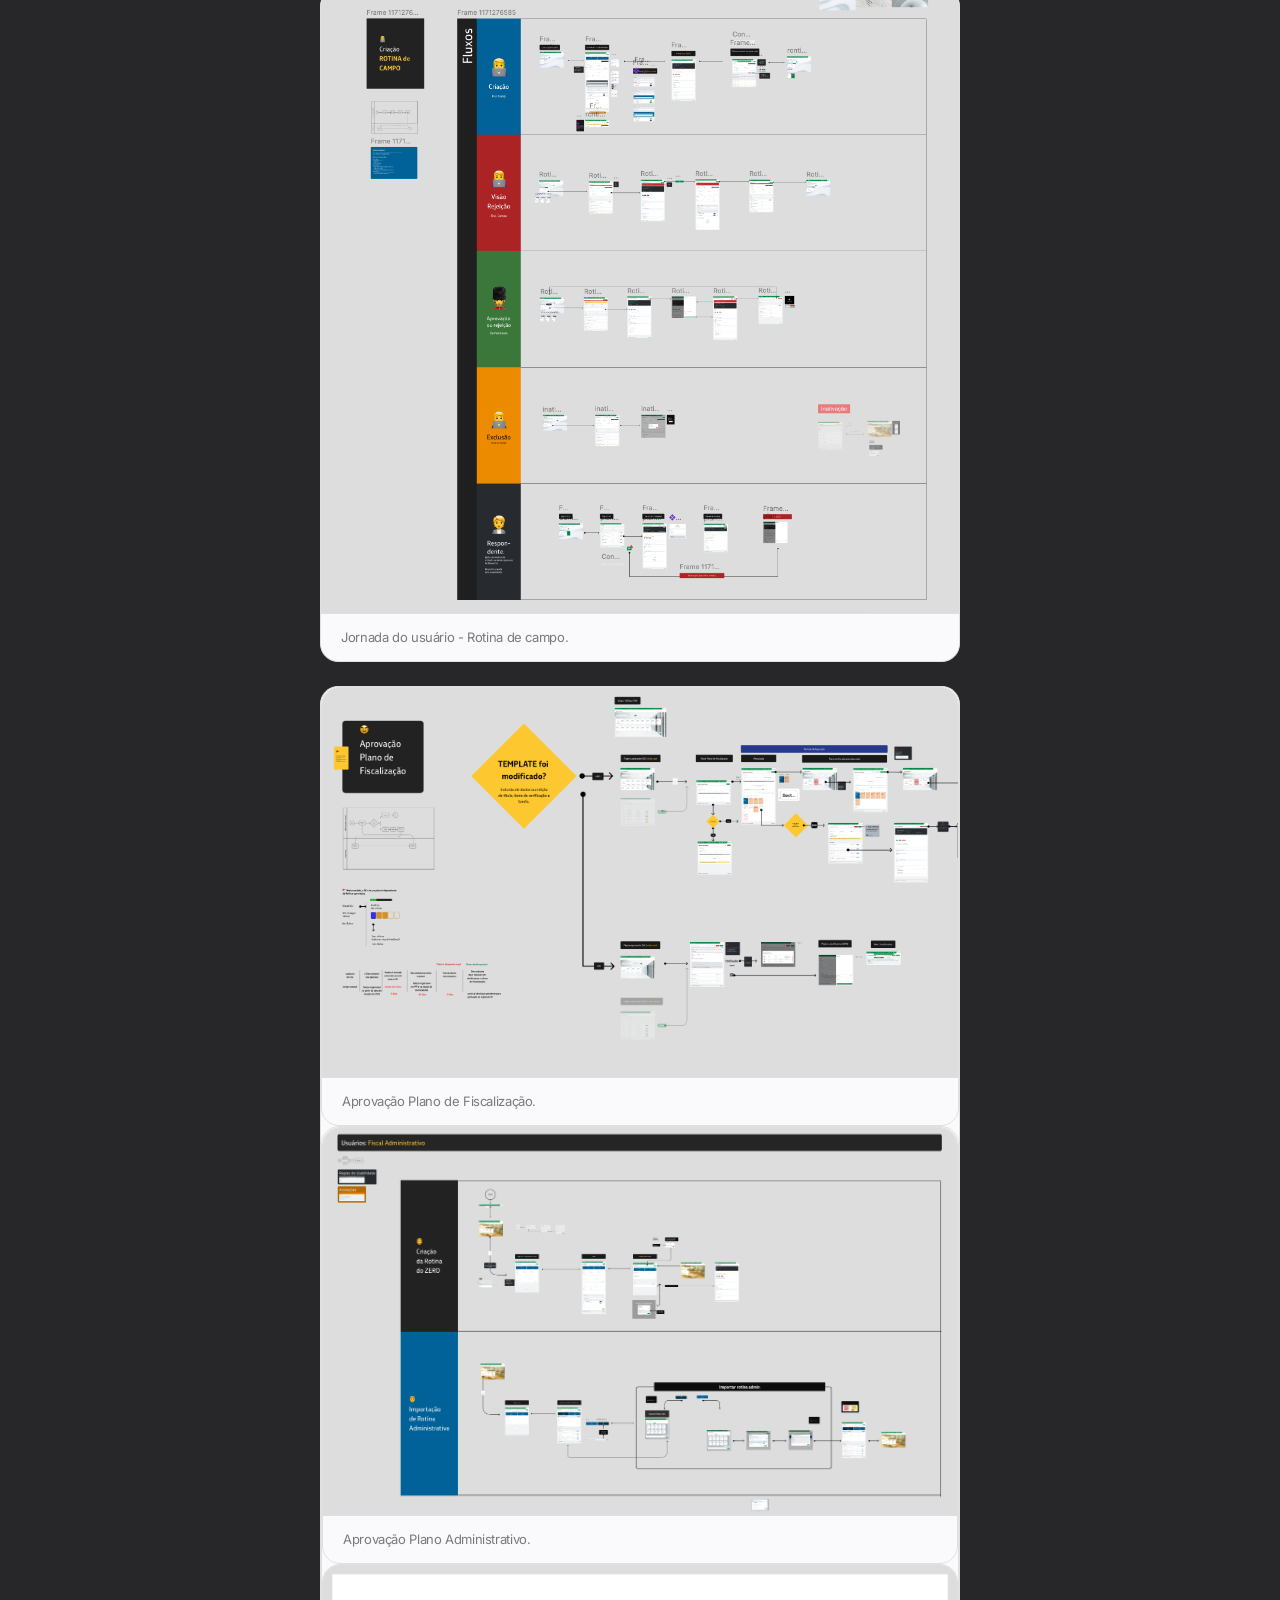
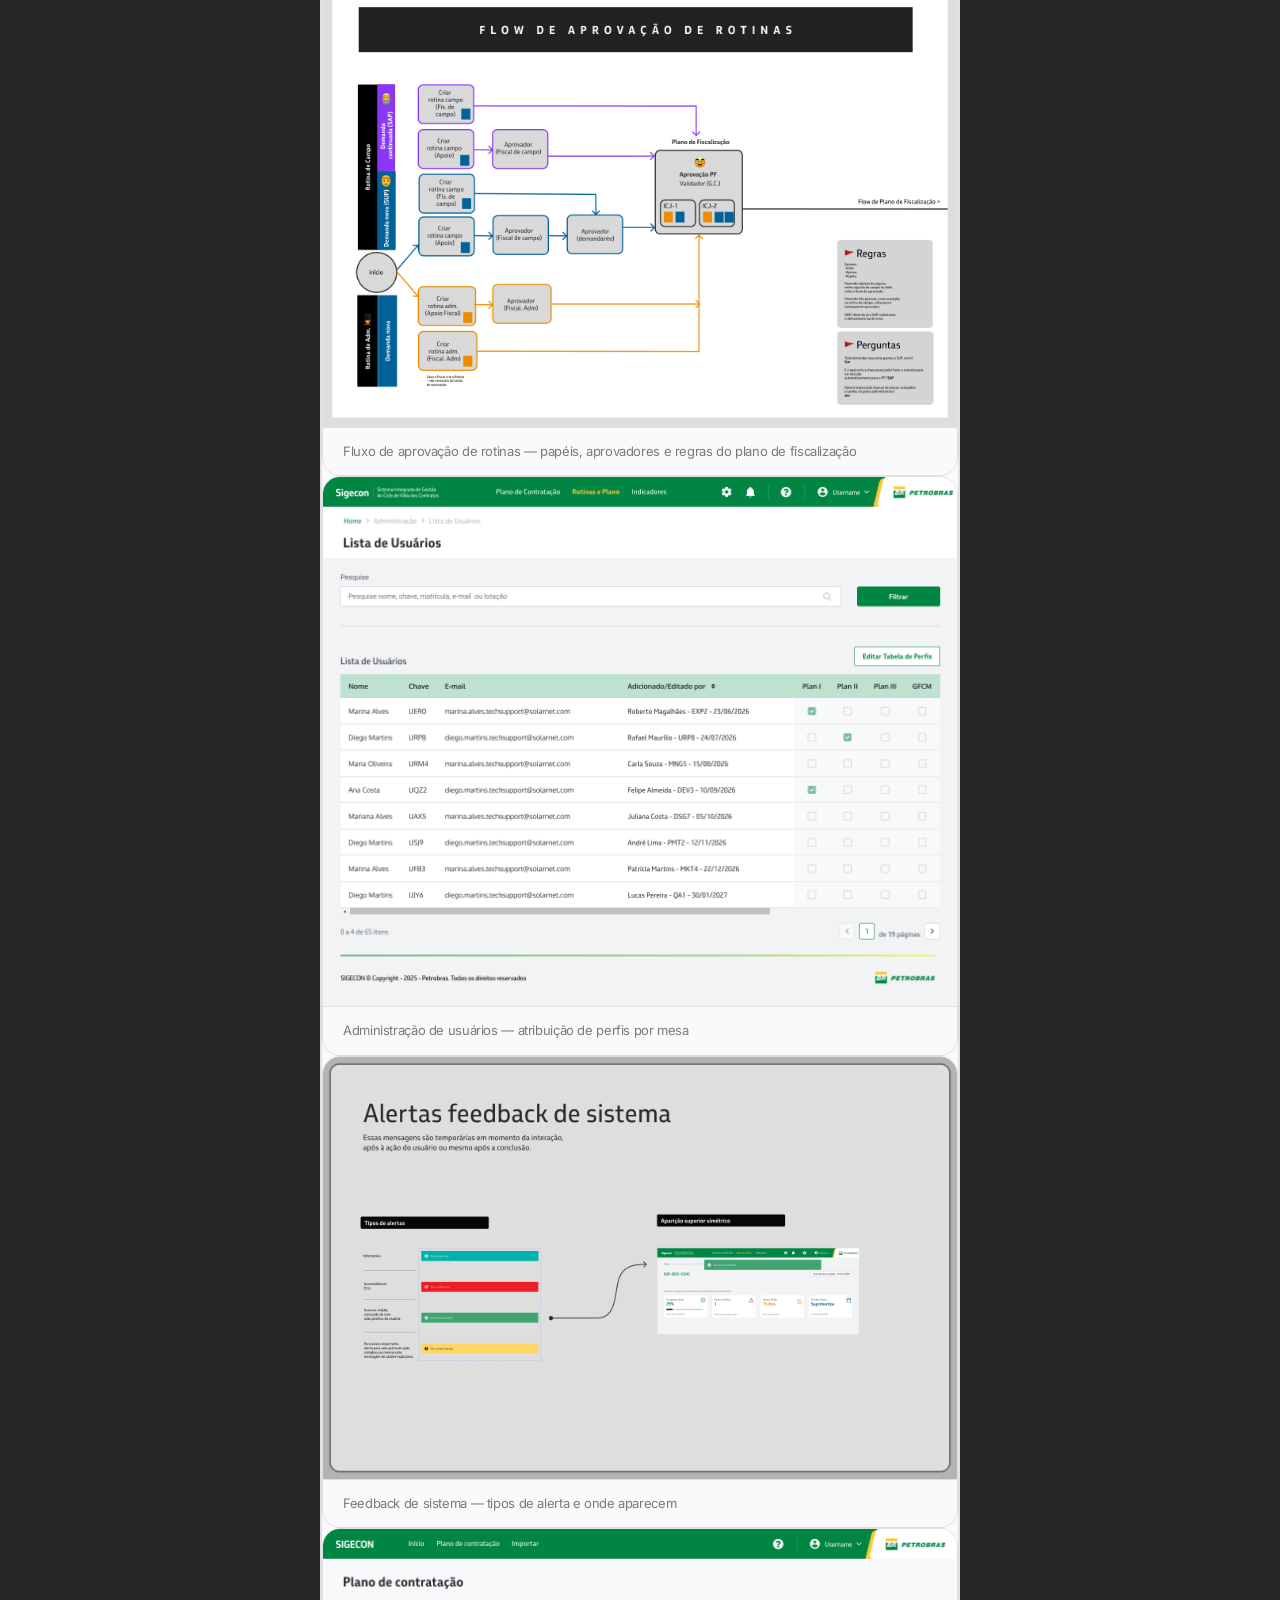
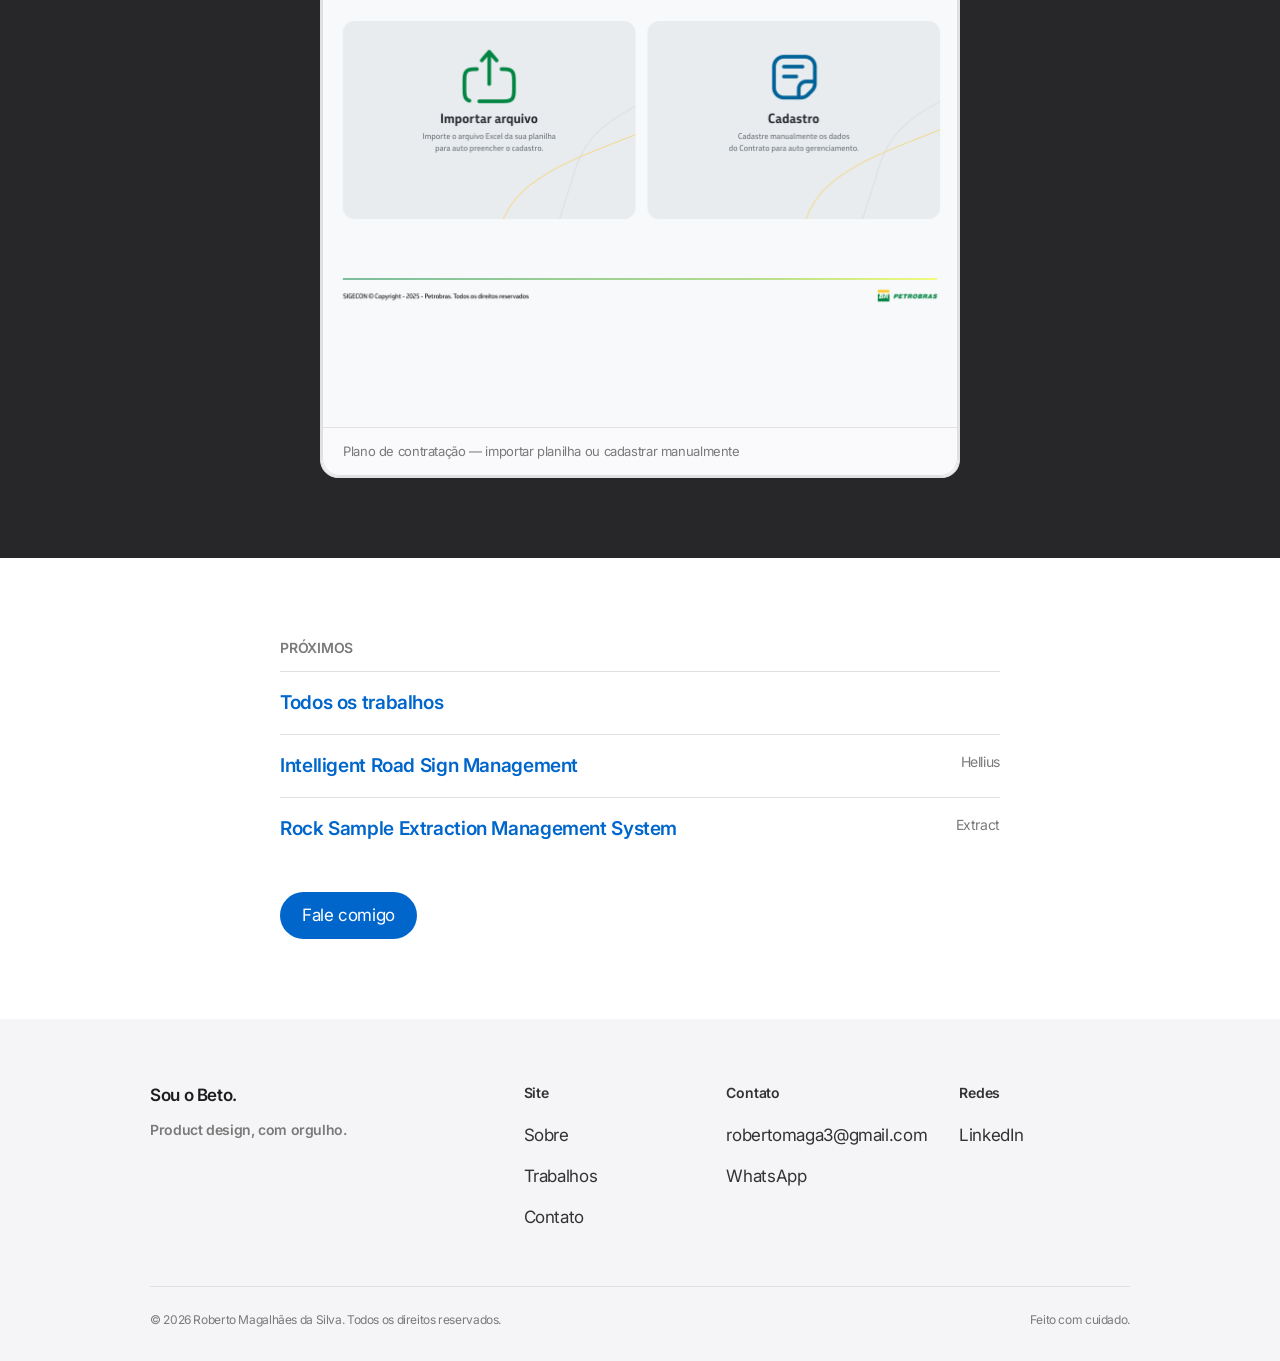
<file: projects/sigecon-contract-management.html>
<!DOCTYPE html>
<html lang="pt-BR" data-lang="pt">
<head>
<meta charset="UTF-8">
<meta name="viewport" content="width=device-width, initial-scale=1.0">
<title>SIGECON — Contract lifecycle management — Beto</title>
<meta name="description" content="Case study: SIGECON, Petrobras' integrated contract lifecycle management system.">
<link rel="icon" href="../assets/img_site/5b94b68947f8b548e93e77e9ae76bd9188ecc7c8.png">
<link rel="preconnect" href="https://fonts.googleapis.com">
<link rel="preconnect" href="https://fonts.gstatic.com" crossorigin>
<link href="https://fonts.googleapis.com/css2?family=Inter:wght@300;400;500;600;700&display=swap" rel="stylesheet">
<link rel="stylesheet" href="../assets/styles.css">
</head>
<body>

<a class="skip-link" href="#main">Skip to content</a>

<div class="nav-wrap">
  <nav class="nav" aria-label="Primary">
    <a class="brand" href="../index.html" aria-label="Beto — home">
      <img src="../assets/img_site/5b94b68947f8b548e93e77e9ae76bd9188ecc7c8.png" alt="" width="22" height="22">
      <span lang="en">I'm Beto.</span>
      <span lang="pt">Sou o Beto.</span>
    </a>
    <div class="nav-links">
      <a href="../about.html"><span lang="en">About me</span><span lang="pt">Sobre mim</span></a>
      <a href="../index.html#work"><span lang="en">Work</span><span lang="pt">Trabalhos</span></a>
    </div>
    <div style="display:flex;align-items:center;gap:16px;">
      <div class="lang-toggle" role="group" aria-label="Language / Idioma">
        <button type="button" data-set-lang="pt" aria-pressed="true" aria-label="Português (Brasil)" title="Português"><span aria-hidden="true">🇧🇷</span></button>
        <button type="button" data-set-lang="en" aria-pressed="false" aria-label="English" title="English"><span aria-hidden="true">🇺🇸</span></button>
      </div>
      <a class="nav-cta" href="../index.html#contact">
        <span lang="en">Talk to me</span>
        <span lang="pt">Fale comigo</span>
      </a>
    </div>
  </nav>
</div>

<main id="main">

  <!-- Case hero -->
  <section class="tile case-hero" style="background-image:url('../assets/img_site/452643df64a69fa91400eba565157c032334b692.jpg');">
    <div class="tile-inner tile-narrow">
      <p class="eyebrow"><span lang="en">Case study</span><span lang="pt">Case</span></p>
      <h1>
        <span lang="en">SIGECON: Contract lifecycle management</span>
        <span lang="pt">SIGECON: Gestão do ciclo de vida de contratos</span>
      </h1>
    </div>
  </section>

  <!-- Goal -->
  <section class="tile tile-light case-goal">
    <div class="tile-inner tile-narrow">
      <a class="back-link" href="../index.html#work" style="display:inline-flex;margin-bottom:var(--sp-xl);">← <span lang="en">Back</span><span lang="pt">Voltar</span></a>
      <p class="eyebrow"><span lang="en">Goal</span><span lang="pt">Objetivo</span></p>
      <p class="case-summary">
        <span lang="en">SIGECON is Petrobras' integrated system for managing the life cycle of contracts, from the first planning spreadsheet to the day-to-day inspection in the field. Before it, each team tracked demands, deadlines and approvals in its own way, and nobody had the full picture of a contract.</span>
        <span lang="pt">O SIGECON é o sistema integrado da Petrobras para gerir o ciclo de vida dos contratos, da primeira planilha de planejamento até a fiscalização no dia a dia. Antes dele, cada equipe acompanhava demandas, prazos e aprovações do seu jeito, e ninguém tinha a visão completa de um contrato.</span>
      </p>
      <p class="case-summary">
        <span lang="en">The goal was to turn that scattered process into one guided flow: who creates, who approves, what gets blocked and who can unblock it, all with clear feedback at every step.</span>
        <span lang="pt">O objetivo foi transformar esse processo disperso em um único fluxo guiado: quem cria, quem aprova, o que é bloqueado e quem pode desbloquear, sempre com feedback claro a cada passo.</span>
      </p>
    </div>
  </section>

  <!-- Overview / meta -->
  <section class="tile tile-light case-overview">
    <div class="tile-inner tile-narrow">
      <dl class="case-meta">
        <div>
          <dt><span lang="en">Overview</span><span lang="pt">Visão geral</span></dt>
          <dd>
            <span lang="en">Working with business stakeholders and several teams (planning, budgeting, contract management and field inspection), I mapped each role's responsibilities in discovery and drew the approval flows with their rules and open questions. From there I designed the contracting plan, new demand kickoff, field and administrative routines, the inspection plan, user profiles, notifications, indicators and a shared component library with system alerts.</span>
            <span lang="pt">Trabalhando com stakeholders de negócio e diversas equipes (planejamento, orçamento, gestão de contrato e fiscalização de campo), mapeei no discovery as responsabilidades de cada papel e desenhei os fluxos de aprovação com suas regras e dúvidas em aberto. Dali projetei o plano de contratação, o kickoff de nova demanda, as rotinas de campo e administrativas, o plano de fiscalização, os perfis de usuário, notificações, indicadores e uma biblioteca de componentes com alertas de sistema.</span>
          </dd>
        </div>
        <div>
          <dt><span lang="en">Role</span><span lang="pt">Papel</span></dt>
          <dd>
            <span lang="en">Product Designer at TCS, for Petrobras. Discovery, user flows, UI design, components and documentation for development.</span>
            <span lang="pt">Product Designer na TCS, para a Petrobras. Discovery, fluxos de usuário, design de interface, componentes e documentação para o desenvolvimento.</span>
          </dd>
        </div>
        <div>
          <dt><span lang="en">Impact</span><span lang="pt">Impacto</span></dt>
          <dd>
            <span lang="en">One system replaced scattered spreadsheets. Approvals follow a defined chain, contracts lock automatically when a new demand is registered, and every role sees only what it needs.</span>
            <span lang="pt">Um único sistema no lugar de planilhas dispersas. As aprovações seguem uma cadeia definida, os contratos são travados automaticamente quando uma nova demanda é cadastrada, e cada papel vê apenas o que precisa.</span>
          </dd>
        </div>
      </dl>
    </div>
  </section>

  <!-- Gallery -->
  <section class="tile tile-dark">
    <div class="tile-inner">
      <p class="eyebrow"><span lang="en">Process &amp; screens</span><span lang="pt">Processo e telas</span></p>
      <div class="case-gallery">
      
        <figure>
          <img src="../assets/img_site/project-sigecon/nova-demanda.png" alt="New demand kickoff form with a three-step progress indicator" loading="lazy">
          <figcaption><span lang="en">New demand kickoff — stepped form to start a contract cycle</span><span lang="pt">Kickoff de nova demanda — formulário em etapas para iniciar um ciclo contratual</span></figcaption>
        </figure>
         <figure>
          <img src="../assets/img_site/project-sigecon/fluxo-01.png" alt="New demand kickoff form with a three-step progress indicator" loading="lazy">
          <figcaption><span lang="en">SUP + SAP flow for contract status change.</span><span lang="pt">Fluxo de SUP + SAP para mudança de status de contrato.</span></figcaption>
        </figure>
        <figure>
          <img src="../assets/img_site/project-sigecon/fluxo-02.png" alt="New demand kickoff form with a three-step progress indicator" loading="lazy">
          <figcaption><span lang="en">User journey - Field operations routine.</span><span lang="pt">Jornada do usuário - Rotina de campo.</span></figcaption>
        </figure>
        <figure>
            <figure>
          <img src="../assets/img_site/project-sigecon/fluxo-03.png" alt="New demand kickoff form with a three-step progress indicator" loading="lazy">
          <figcaption><span lang="en">User journey - Field operations routine.</span><span lang="pt">Aprovação Plano de Fiscalização.</span></figcaption>
        </figure>
        <figure>
            <figure>
          <img src="../assets/img_site/project-sigecon/fluxo-04.png" alt="New demand kickoff form with a three-step progress indicator" loading="lazy">
          <figcaption><span lang="en">Administrative Plan Approval. </span><span lang="pt">Aprovação Plano Administrativo.</span></figcaption>
        </figure>
        <figure>
          <img src="../assets/img_site/project-sigecon/fluxo-rotinas.png" alt="Approval flow diagram for field and administrative routines" loading="lazy">
          <figcaption><span lang="en">Routine approval flow — roles, approvers and rules for the inspection plan</span><span lang="pt">Fluxo de aprovação de rotinas — papéis, aprovadores e regras do plano de fiscalização</span></figcaption>
        </figure>
        <figure>
          <img src="../assets/img_site/project-sigecon/perfil.png" alt="User list with profile permissions table" loading="lazy">
          <figcaption><span lang="en">User administration — profile assignment per team desk</span><span lang="pt">Administração de usuários — atribuição de perfis por mesa</span></figcaption>
        </figure>
        <figure>
          <img src="../assets/img_site/project-sigecon/alertas.png" alt="System feedback alert types and placement" loading="lazy">
          <figcaption><span lang="en">System feedback — alert types and where they appear</span><span lang="pt">Feedback de sistema — tipos de alerta e onde aparecem</span></figcaption>
        </figure>
          <figure>
          <img src="../assets/img_site/project-sigecon/plano.png" alt="SIGECON contracting plan screen with import and manual registration options" loading="lazy">
          <figcaption><span lang="en">Contracting plan — import a spreadsheet or register manually</span><span lang="pt">Plano de contratação — importar planilha ou cadastrar manualmente</span></figcaption>
        </figure>
      </div>
    </div>
  </section>

  <!-- Up next -->
  <section class="tile tile-light">
    <div class="tile-inner tile-narrow">
      <p class="eyebrow"><span lang="en">Up next</span><span lang="pt">Próximos</span></p>
      <ul class="case-next">
        <li><a href="../index.html#work"><span lang="en">All works</span><span lang="pt">Todos os trabalhos</span></a></li>
        <li><a href="intelligent-road-sign-management.html">Intelligent Road Sign Management <small>Hellius</small></a></li>
        <li><a href="rock-sample-extraction-management-system.html">Rock Sample Extraction Management System <small>Extract</small></a></li>
      </ul>
      <div style="margin-top:var(--sp-xl);">
        <a class="btn-primary" href="../index.html#contact"><span lang="en">Talk to me</span><span lang="pt">Fale comigo</span></a>
      </div>
    </div>
  </section>

</main>

<footer>
  <div class="footer-inner">
    <div class="footer-grid">
      <div class="footer-brand">
        <span lang="en">I'm Beto.</span><span lang="pt">Sou o Beto.</span>
        <p><span lang="en">Product design, with pride.</span><span lang="pt">Product design, com orgulho.</span></p>
      </div>
      <div class="footer-col">
        <h4><span lang="en">Site</span><span lang="pt">Site</span></h4>
        <ul>
          <li><a href="../about.html"><span lang="en">About</span><span lang="pt">Sobre</span></a></li>
          <li><a href="../index.html#work"><span lang="en">Work</span><span lang="pt">Trabalhos</span></a></li>
          <li><a href="../index.html#contact"><span lang="en">Contact</span><span lang="pt">Contato</span></a></li>
        </ul>
      </div>
      <div class="footer-col">
        <h4><span lang="en">Contact</span><span lang="pt">Contato</span></h4>
        <ul>
          <li><a href="mailto:robertomaga3@gmail.com">robertomaga3@gmail.com</a></li>
          <li><a href="https://wa.me/5571999228620" target="_blank" rel="noopener">WhatsApp</a></li>
        </ul>
      </div>
      <div class="footer-col">
        <h4><span lang="en">Social</span><span lang="pt">Redes</span></h4>
        <ul>
          <li><a href="https://www.linkedin.com/in/robertodesigner/" target="_blank" rel="noopener">LinkedIn</a></li>
        </ul>
      </div>
    </div>
    <div class="legal">
      <span>© <span id="year">2026</span> Roberto Magalhães da Silva. <span lang="en">All rights reserved.</span><span lang="pt">Todos os direitos reservados.</span></span>
      <span><span lang="en">Made with care.</span><span lang="pt">Feito com cuidado.</span></span>
    </div>
  </div>
</footer>

<script src="../assets/i18n.js"></script>

</body>
</html>
</file>
<file: assets/styles.css>
:root{
  /* Colors — DESIGN-apple.md tokens */
  --color-primary:#0066cc;
  --color-primary-focus:#0071e3;
  --color-primary-on-dark:#2997ff;
  --color-ink:#1d1d1f;
  --color-body-on-dark:#ffffff;
  --color-body-muted:#cccccc;
  --color-ink-muted-80:#333333;
  --color-ink-muted-48:#7a7a7a;
  --color-divider-soft:#f0f0f0;
  --color-hairline:#e0e0e0;
  --color-canvas:#ffffff;
  --color-canvas-parchment:#f5f5f7;
  --color-surface-pearl:#fafafc;
  --color-surface-tile-1:#272729;
  --color-surface-tile-2:#2a2a2c;
  --color-surface-tile-3:#252527;
  --color-surface-black:#000000;
  --color-chip-translucent:rgba(210,210,215,0.64);
  --color-outline-heading:#ebebeb;

  /* Typography */
  --font-display:"SF Pro Display","Inter",system-ui,-apple-system,BlinkMacSystemFont,sans-serif;
  --font-text:"SF Pro Text","Inter",system-ui,-apple-system,BlinkMacSystemFont,sans-serif;

  /* Spacing */
  --sp-xxs:4px; --sp-xs:8px; --sp-sm:12px; --sp-md:17px; --sp-lg:24px; --sp-xl:32px; --sp-xxl:48px; --sp-section:80px;

  /* Radius */
  --r-none:0px; --r-xs:5px; --r-sm:8px; --r-md:11px; --r-lg:18px; --r-pill:9999px;

  /* Shadow — reserved for product/portrait imagery only */
  --shadow-product:3px 5px 30px 0 rgba(0,0,0,0.22);
}

*{box-sizing:border-box;}
html{scroll-behavior:smooth;}
body{
  margin:0;
  background:var(--color-canvas);
  color:var(--color-ink);
  font-family:var(--font-text);
  font-size:17px;
  line-height:1.47;
  letter-spacing:-0.374px;
  -webkit-font-smoothing:antialiased;
}
img{max-width:100%;display:block;}
a{color:var(--color-primary);text-decoration:none;}
a:hover{text-decoration:underline;}
button{font-family:inherit;cursor:pointer;}
:focus-visible{outline:2px solid var(--color-primary-focus);outline-offset:2px;}

.visually-hidden{
  position:absolute;width:1px;height:1px;overflow:hidden;
  clip:rect(0 0 0 0);white-space:nowrap;
}

.skip-link{
  position:absolute;top:-48px;left:16px;
  background:var(--color-surface-black);color:#fff;
  padding:10px 18px;border-radius:var(--r-sm);
  transition:top .2s ease;z-index:1000;
}
.skip-link:focus{top:16px;}

/* ---------- i18n ---------- */
html[data-lang="en"] [lang="pt"]{display:none !important;}
html[data-lang="pt"] [lang="en"]{display:none !important;}

/* ---------- Nav ---------- */
.nav-wrap{
  position:sticky;top:0;z-index:100;
  display:flex;justify-content:center;
  padding:14px 16px 0;
}
.nav{
  width:100%;max-width:1000px;
  /* glass: translucent dark surface that blurs whatever scrolls underneath */
  background:rgba(29,29,31,0.55);
  -webkit-backdrop-filter:saturate(180%) blur(20px);backdrop-filter:saturate(180%) blur(20px);
  border:1px solid rgba(255,255,255,0.12);
  border-radius:var(--r-lg);
  display:flex;align-items:center;justify-content:space-between;
  padding:10px 20px;
  color:var(--color-body-on-dark);
}
.brand{display:flex;align-items:center;gap:10px;font-family:var(--font-text);font-weight:600;font-size:15px;color:#fff;}
.brand img{width:22px;height:22px;flex:none;}
.nav-links{display:flex;align-items:center;gap:24px;}
.nav-links a{
  color:var(--color-body-on-dark);
  font-size:12px;letter-spacing:-0.12px;
  text-underline-offset:3px;
}
.nav-cta{
  background:var(--color-canvas);
  color:var(--color-ink);
  border:none;border-radius:var(--r-sm);
  padding:8px 15px;font-size:14px;letter-spacing:-0.224px;
  transition:transform .15s ease, opacity .15s ease;
  display:inline-block;
}
.nav-cta:active{transform:scale(0.95);}
.lang-toggle{
  display:flex;background:rgba(255,255,255,0.12);
  border-radius:var(--r-pill);padding:3px;gap:2px;
}
.lang-toggle button{
  display:flex;align-items:center;justify-content:center;
  border:none;background:transparent;
  width:30px;height:30px;
  font-size:15px;line-height:1;padding:0;border-radius:var(--r-pill);
  opacity:.55;filter:grayscale(60%);
  transition:opacity .15s ease, filter .15s ease, background .15s ease, transform .15s ease;
}
.lang-toggle button[aria-pressed="true"]{
  background:var(--color-canvas);opacity:1;filter:none;
}
.lang-toggle button:hover{opacity:1;filter:none;}
.lang-toggle button:active{transform:scale(0.9);}
@media (max-width:640px){
  .nav-links a{display:none;}
}

/* ---------- Tile base ---------- */
.tile{padding:var(--sp-section) 24px;}
.tile-inner{max-width:980px;margin:0 auto;}
.tile-narrow{max-width:720px;margin:0 auto;}
.tile-light{background:var(--color-canvas);color:var(--color-ink);}
.tile-parchment{background:var(--color-canvas-parchment);color:var(--color-ink);}
.tile-dark{background:var(--color-surface-tile-1);color:var(--color-body-on-dark);}
.tile-dark a{color:var(--color-primary-on-dark);}
.tile-dark .accent{color:var(--color-primary-on-dark);}

.eyebrow{
  font-family:var(--font-text);font-size:14px;font-weight:600;
  color:var(--color-ink-muted-48);letter-spacing:-0.224px;
  text-transform:uppercase;margin:0 0 var(--sp-sm);
}
.tile-dark .eyebrow{color:var(--color-body-muted);}

.accent{color:var(--color-primary);}

/* ---------- Hero ---------- */
.hero{position:relative;overflow:hidden;padding-top:56px;text-align:center;}
.hero .tile-inner{max-width:1080px;container-type:inline-size;}

.hero-subtitle{
  max-width:58.6cqi;margin:0 auto var(--sp-xxl);
  font-family:"Instrument Sans",var(--font-text);font-weight:500;
  font-size:16px;line-height:1.1;letter-spacing:-0.005em;
  color:var(--color-ink-muted-48);
}

.hero-portrait-wrap{
  position:relative;display:flex;align-items:center;justify-content:center;
  margin:0 auto var(--sp-xxl);
}
.hero-watermark{
  position:absolute;inset:0;z-index:0;
  display:flex;align-items:center;justify-content:center;text-align:center;
  font-family:"Instrument Sans",var(--font-text);font-weight:400;
  font-size:clamp(48px,20.7cqi,220px);line-height:0.76;
  color:var(--color-outline-heading);white-space:nowrap;
  user-select:none;pointer-events:none;
}
.portrait-oval{
  position:relative;z-index:1;
  width:clamp(160px,25.9cqi,300px);aspect-ratio:323/538;
  border-radius:var(--r-pill);background:rgba(95,95,95,0.2);
  display:flex;align-items:center;justify-content:center;
}
.portrait-oval img{
  width:82.6%;height:85.3%;object-fit:cover;border-radius:var(--r-pill);
  box-shadow:var(--shadow-product);
}

.hero-headline{
  font-family:"Instrument Sans",var(--font-display);font-weight:400;
  font-size:clamp(32px,5.2cqi,64px);line-height:1.1;letter-spacing:-0.032em;
  color:var(--color-ink-muted-48);margin:0;text-align:left;
}
.hero-headline .accent{color:var(--color-primary);}
.btn-primary{
  display:inline-flex;align-items:center;justify-content:center;
  background:var(--color-primary);color:#fff;
  border:none;border-radius:var(--r-pill);
  padding:11px 22px;font-size:17px;font-family:var(--font-text);
  transition:transform .15s ease;
}
.btn-primary:hover{text-decoration:none;background:var(--color-primary-focus);}
.btn-primary:active{transform:scale(0.95);}
.btn-secondary{
  display:inline-flex;align-items:center;justify-content:center;
  background:transparent;color:var(--color-primary);
  border:1px solid var(--color-primary);border-radius:var(--r-pill);
  padding:11px 22px;font-size:17px;font-family:var(--font-text);
  transition:transform .15s ease, background .15s ease;
}
.btn-secondary:hover{text-decoration:none;background:rgba(0,102,204,0.06);}
.btn-secondary:active{transform:scale(0.95);}
.tile-dark .btn-secondary{color:var(--color-primary-on-dark);border-color:var(--color-primary-on-dark);}
.tile-dark .btn-secondary:hover{background:rgba(41,151,255,0.1);}


/* ---------- Marquee ---------- */
.marquee-band{
  background:var(--color-surface-black);color:#fff;
  padding:20px 0;overflow:hidden;white-space:nowrap;
}
.marquee-track{
  display:inline-flex;gap:48px;
  animation:marquee-scroll 24s linear infinite;
}
.marquee-track span{
  font-size:17px;letter-spacing:-0.374px;color:var(--color-body-muted);
}
@keyframes marquee-scroll{
  from{transform:translateX(0);}
  to{transform:translateX(-50%);}
}
@media (prefers-reduced-motion:reduce){
  .marquee-track{animation:none;}
}

/* ---------- Stats ---------- */
.stats-grid{
  display:grid;grid-template-columns:repeat(3,1fr);gap:var(--sp-xl);
}
.stat{border-top:1px solid var(--color-hairline);padding-top:var(--sp-lg);}
.tile-dark .stat{border-top-color:rgba(255,255,255,0.15);}
.stat-num{
  font-family:var(--font-display);font-weight:600;font-size:40px;
  letter-spacing:0;margin:0 0 6px;color:var(--color-ink);
}
.tile-dark .stat-num{color:#fff;}
.stat-label{font-size:14px;color:var(--color-ink-muted-48);letter-spacing:-0.224px;}
.tile-dark .stat-label{color:var(--color-body-muted);}
@media (max-width:640px){
  .stats-grid{grid-template-columns:1fr;gap:var(--sp-lg);}
}

/* ---------- Companies strip ---------- */
.companies-strip{text-align:center;}
.companies-row{
  display:flex;flex-wrap:wrap;align-items:center;justify-content:center;
  gap:36px clamp(24px,6vw,80px);margin-top:var(--sp-lg);
}
.companies-row img{
  height:40x;width:auto;max-width:160px;
  object-fit:contain;filter:grayscale(1);opacity:.75;
  transition:opacity .15s ease;
}
.companies-row img:hover{opacity:1;}

/* ---------- Bio ---------- */
.bio-grid{display:grid;grid-template-columns:0.85fr 1.15fr;gap:var(--sp-xxl);align-items:center;}
.bio-photo{border-radius:var(--r-lg);overflow:hidden;box-shadow:var(--shadow-product);aspect-ratio:4/5;}
.bio-photo img{width:100%;height:100%;object-fit:cover;}
.bio-card{
  background:var(--color-canvas);
  border:1px solid var(--color-hairline);
  border-radius:var(--r-lg);
  padding:var(--sp-xl);
}
.bio-card p{
  font-size:17px;line-height:1.6;color:var(--color-ink-muted-80);
  margin:0 0 var(--sp-md);
}
.bio-card p:last-child{margin-bottom:0;}
@media (max-width:833px){
  .bio-grid{grid-template-columns:1fr;}
  .bio-photo{max-width:320px;margin:0 auto;}
}

/* ---------- Fun facts (about page) ---------- */
.facts-grid{display:grid;grid-template-columns:repeat(5,1fr);gap:var(--sp-lg);}
.fact{border-top:1px solid var(--color-hairline);padding-top:var(--sp-sm);}
.fact-label{font-size:12px;color:var(--color-ink-muted-48);text-transform:uppercase;letter-spacing:-0.12px;margin:0 0 6px;}
.fact-value{font-size:17px;font-weight:600;margin:0;}
@media (max-width:833px){.facts-grid{grid-template-columns:repeat(3,1fr);}}
@media (max-width:480px){.facts-grid{grid-template-columns:repeat(2,1fr);}}

/* ---------- Skills (about page) ---------- */
.skills-grid{display:grid;grid-template-columns:repeat(3,1fr);gap:var(--sp-xl);}
.skill-group h3{
  font-family:var(--font-text);font-size:14px;font-weight:600;letter-spacing:-0.224px;
  text-transform:uppercase;color:var(--color-primary-on-dark);margin:0 0 var(--sp-md);
}
.skill-group ul{list-style:none;margin:0;padding:0;display:flex;flex-direction:column;gap:10px;}
.skill-group li{font-size:15px;color:var(--color-body-muted);}
@media (max-width:833px){.skills-grid{grid-template-columns:1fr 1fr;}}
@media (max-width:640px){.skills-grid{grid-template-columns:1fr;}}

/* ---------- Projects ---------- */
.section-head{display:flex;align-items:baseline;justify-content:space-between;margin-bottom:var(--sp-xl);gap:var(--sp-lg);flex-wrap:wrap;}
.section-head h2{
  font-family:var(--font-display);font-weight:600;font-size:34px;
  letter-spacing:-0.374px;margin:0;
}
.projects-grid{display:grid;grid-template-columns:repeat(2,1fr);gap:var(--sp-lg);}
.project-card{
  background:var(--color-surface-tile-2);border:1px solid rgba(255,255,255,0.08);
  border-radius:var(--r-lg);padding:var(--sp-lg);
  display:flex;flex-direction:column;gap:var(--sp-md);
}
.project-thumb{
  aspect-ratio:16/10;border-radius:var(--r-sm);overflow:hidden;background:#fff;position:relative;
}
.project-thumb img{position:absolute;inset:0;width:100%;height:100%;object-fit:cover;transition:inset .35s ease,filter .35s ease;}
/* hover: +2px on each edge, centered, black and white */
.project-card:hover .project-thumb img,.project-thumb:hover img{inset:-2px;width:calc(100% + 4px);height:calc(100% + 4px);filter:grayscale(1);}
@media (prefers-reduced-motion:reduce){.project-thumb img{transition:none;}}
.project-card h3{
  font-family:var(--font-text);font-weight:600;font-size:19px;
  letter-spacing:-0.374px;margin:0;color:#fff;
}
.project-card p{
  font-size:14px;color:var(--color-body-muted);margin:0;line-height:1.5;
}
.project-card .text-link{font-size:14px;font-weight:600;color:var(--color-primary-on-dark);}
@media (max-width:640px){.projects-grid{grid-template-columns:1fr;}}

/* ---------- Certifications ---------- */
.cert-row{display:flex;flex-wrap:wrap;gap:var(--sp-sm);}
.cert-chip{
  background:var(--color-surface-pearl);color:var(--color-ink-muted-80);
  border:1px solid var(--color-divider-soft);border-radius:var(--r-md);
  padding:10px 16px;font-size:14px;letter-spacing:-0.224px;
  display:flex;align-items:center;gap:8px;
}
.cert-chip strong{font-weight:600;color:var(--color-ink);}
.cert-chip .dot{width:6px;height:6px;border-radius:50%;background:var(--color-primary);flex:none;}

/* ---------- Closing quote ---------- */
.closing{text-align:center;}
.closing .mark{width:22px;height:22px;margin:0 auto var(--sp-lg);}
.closing h2{
  font-family:var(--font-display);font-weight:600;font-size:40px;
  letter-spacing:0;line-height:1.15;margin:0 0 var(--sp-lg);
  max-width:20ch;margin-left:auto;margin-right:auto;
}
.closing .signoff{
  font-size:17px;color:var(--color-body-muted);margin:0 0 var(--sp-xl);
}

/* ---------- Case study pages ---------- */
.case-hero{
  padding-top:64px;text-align:center;background-size:cover;background-position:center;
  position:relative;
}
.case-hero::before{
  content:"";position:absolute;inset:0;background:rgba(0,0,0,0.45);
}
.case-hero .tile-inner{position:relative;z-index:1;}
.case-hero .eyebrow{color:var(--color-body-muted);}
.case-hero h1{
  font-family:var(--font-display);font-weight:600;font-size:48px;
  letter-spacing:-0.8px;line-height:1.1;color:#fff;margin:0 0 var(--sp-lg);
  max-width:16ch;margin-left:auto;margin-right:auto;
}
@media (max-width:640px){.case-hero h1{font-size:32px;}}

.case-summary{
  font-size:17px;line-height:1.6;color:var(--color-ink-muted-80);
  max-width:720px;margin:0 auto;
}
.case-summary + .case-summary{margin-top:var(--sp-md);}

.case-gallery{display:flex;flex-direction:column;align-items:center;gap:var(--sp-lg);}
.case-gallery figure{margin:0;width:100%;max-width:640px;min-width:min(600px,100%);border-radius:var(--r-lg);overflow:hidden;border:1px solid var(--color-hairline);background:var(--color-surface-pearl);}
.case-gallery img{width:100%;height:auto;display:block;}
.case-gallery figcaption{
  padding:14px 20px;font-size:13px;color:var(--color-ink-muted-48);
  border-top:1px solid var(--color-hairline);
}

.case-top{padding-bottom:var(--sp-xl);}
.case-title{font-size:clamp(34px,6vw,56px);line-height:1.07;font-weight:600;letter-spacing:-0.02em;margin:var(--sp-xl) 0 0;}
.case-goal{padding-top:var(--sp-section);}
.case-overview{padding-top:0;}
.case-meta{margin:0;display:grid;gap:var(--sp-xl);}
.case-meta>div{border-top:1px solid var(--color-hairline);padding-top:var(--sp-md);display:grid;grid-template-columns:160px 1fr;gap:var(--sp-lg);}
.case-meta dt{font-size:12px;font-weight:600;letter-spacing:0.08em;text-transform:uppercase;color:var(--color-ink-muted-48);}
.case-meta dd{margin:0;font-size:17px;line-height:1.5;}
@media (max-width:640px){.case-meta>div{grid-template-columns:1fr;gap:var(--sp-xs);}}
.case-next{list-style:none;margin:0;padding:0;}
.case-next li{border-top:1px solid var(--color-hairline);}
.case-next a{display:flex;justify-content:space-between;gap:var(--sp-md);padding:var(--sp-md) 0;font-size:19px;font-weight:600;}
.case-next small{font-weight:400;color:var(--color-ink-muted-48);font-size:14px;}
.back-link{display:inline-flex;align-items:center;gap:6px;font-size:14px;font-weight:600;}

/* ---------- Footer ---------- */
footer{background:var(--color-canvas-parchment);color:var(--color-ink-muted-80);padding:64px 24px 32px;}
.footer-inner{max-width:980px;margin:0 auto;}
.footer-grid{
  display:grid;grid-template-columns:2fr 1fr 1fr 1fr;gap:var(--sp-xl);
  padding-bottom:var(--sp-xxl);border-bottom:1px solid var(--color-hairline);
}
.footer-brand{font-family:var(--font-text);font-weight:600;font-size:17px;color:var(--color-ink);}
.footer-brand p{font-size:14px;color:var(--color-ink-muted-48);margin-top:var(--sp-sm);max-width:32ch;}
.footer-col h4{
  font-size:14px;font-weight:600;letter-spacing:-0.224px;margin:0 0 var(--sp-sm);
}
.footer-col ul{list-style:none;margin:0;padding:0;}
.footer-col li a{
  display:inline-block;color:var(--color-ink-muted-80);
  font-size:17px;line-height:2.41;
}
.footer-col li a:hover{color:var(--color-primary);}
.legal{
  display:flex;justify-content:space-between;flex-wrap:wrap;gap:8px;
  padding-top:var(--sp-lg);font-size:12px;color:var(--color-ink-muted-48);
}
@media (max-width:735px){
  .footer-grid{grid-template-columns:1fr 1fr;}
  .footer-brand{grid-column:1/-1;}
}
@media (max-width:480px){
  .tile{padding:48px 20px;}
  .footer-grid{grid-template-columns:1fr;}
}

/* ---------- Hero effects (assets/hero-fx.js) ---------- */
@media (hover:hover) and (pointer:fine){html.fx-cursor,html.fx-cursor *{cursor:none !important;}}
.hero-watermark,.portrait-oval,.portrait-oval img{will-change:transform;}
/* 24-column vertical guides, 7% black, top of page down to .marquee-band (height set by JS) */
body{position:relative;}
.grid-lines{
  position:absolute;top:0;left:24px;right:24px;z-index:0;pointer-events:none;
  background:repeating-linear-gradient(to right,rgba(0,0,0,.07) 0 1px,transparent 1px calc(100% / 24));
  border-right:1px solid rgba(0,0,0,.07);
}
.project-thumb-link{display:block;}
</file>
